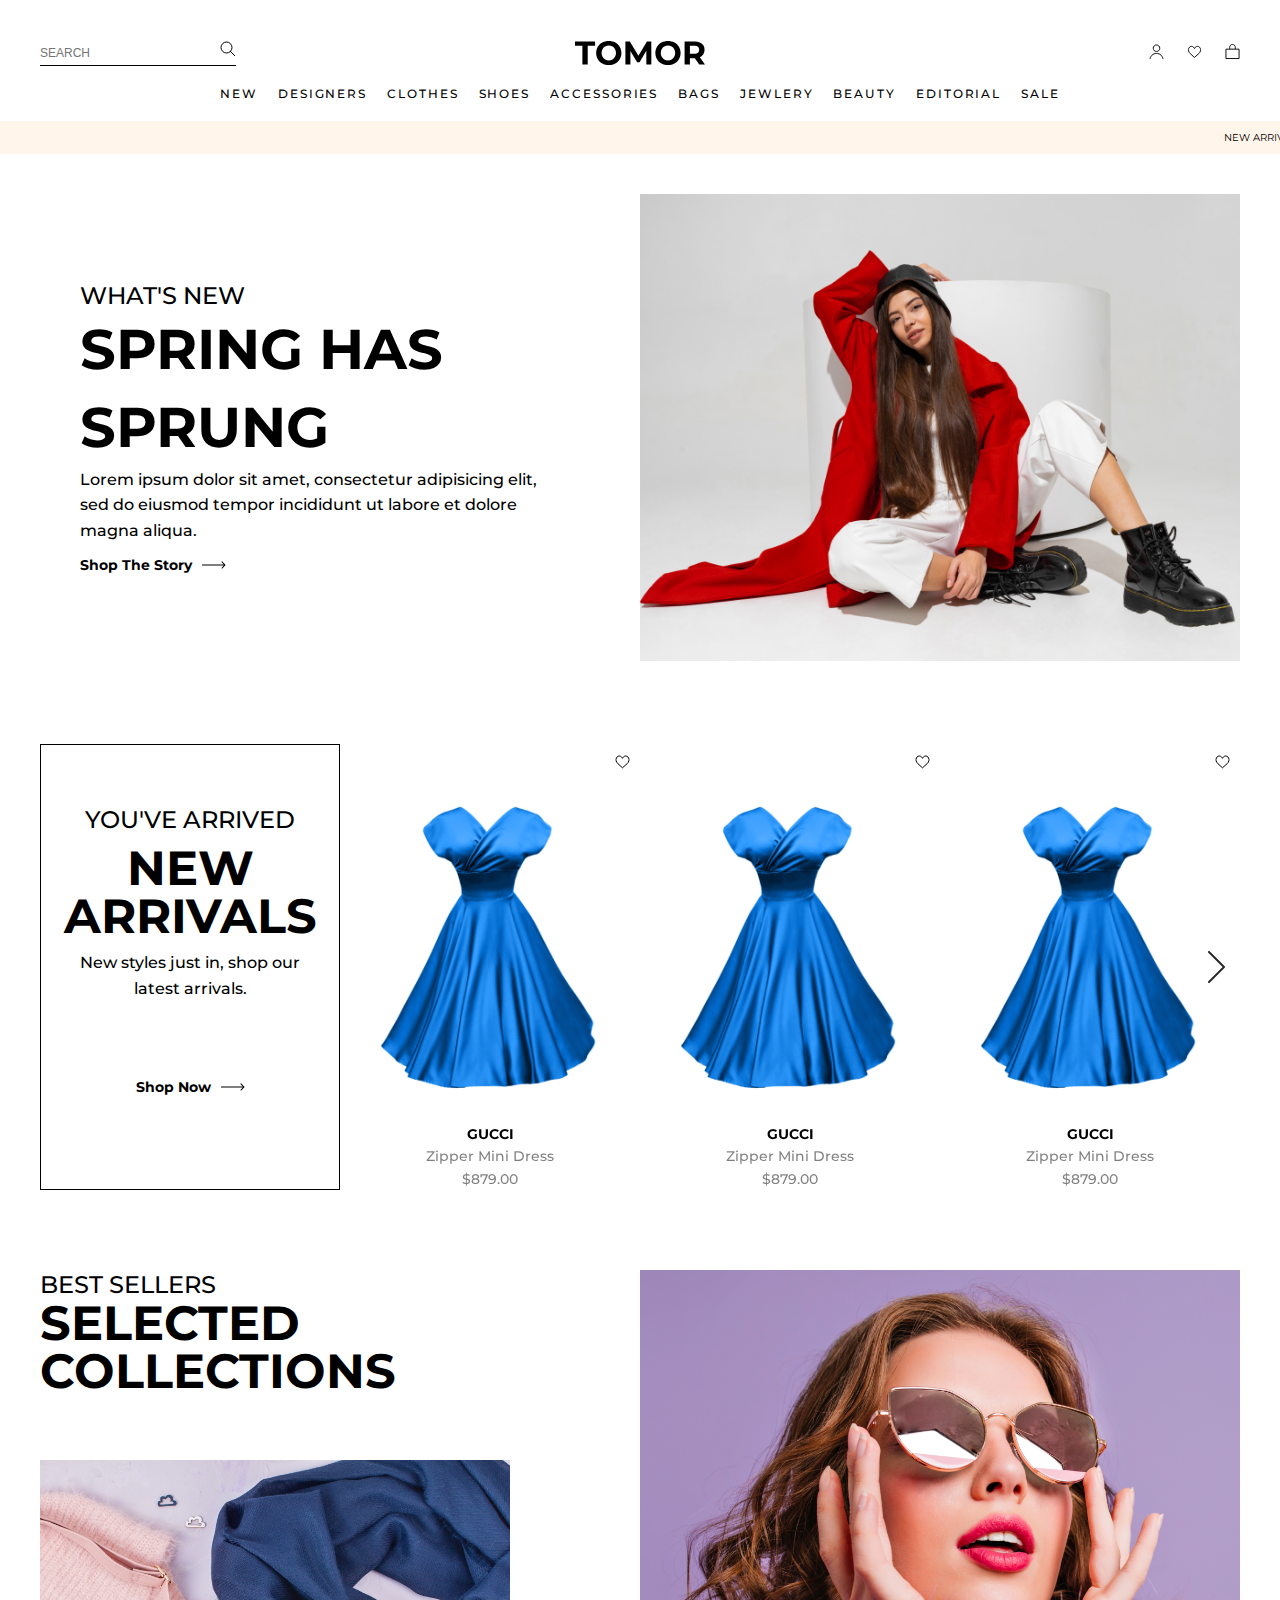
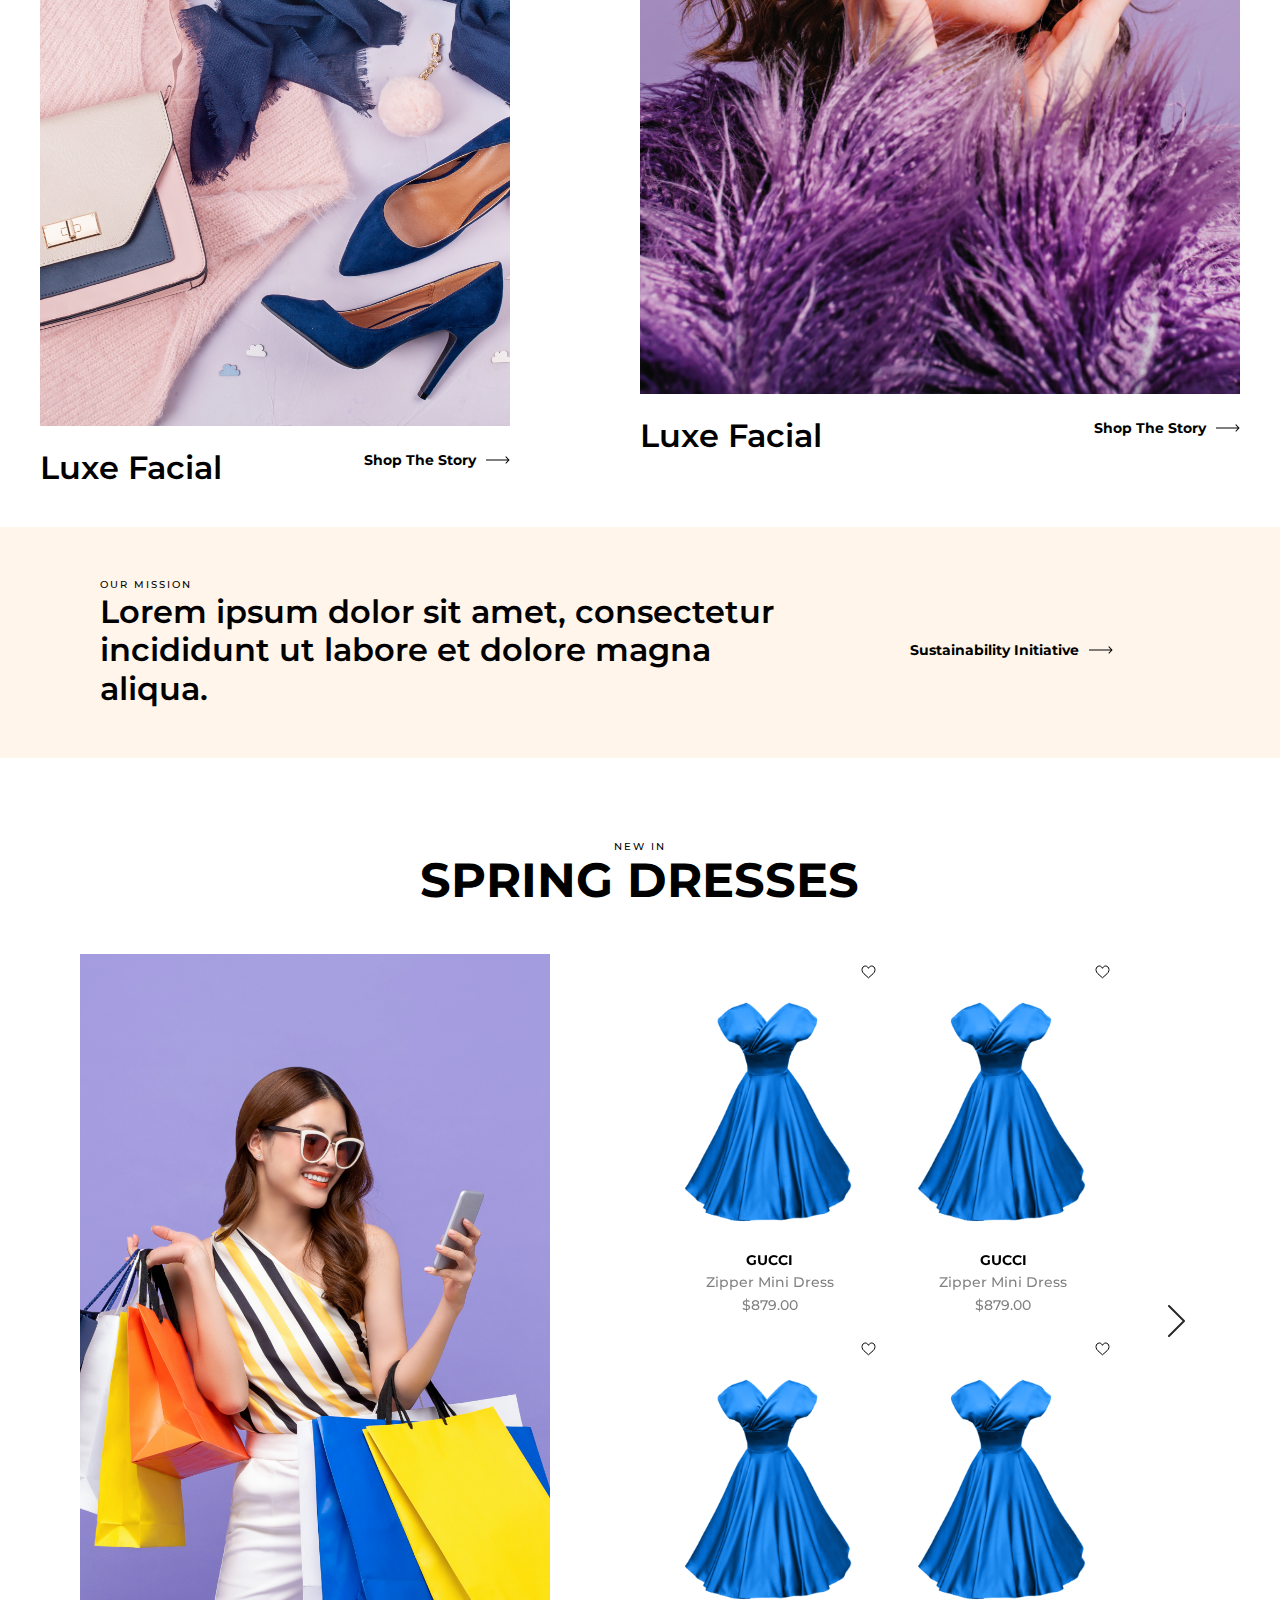
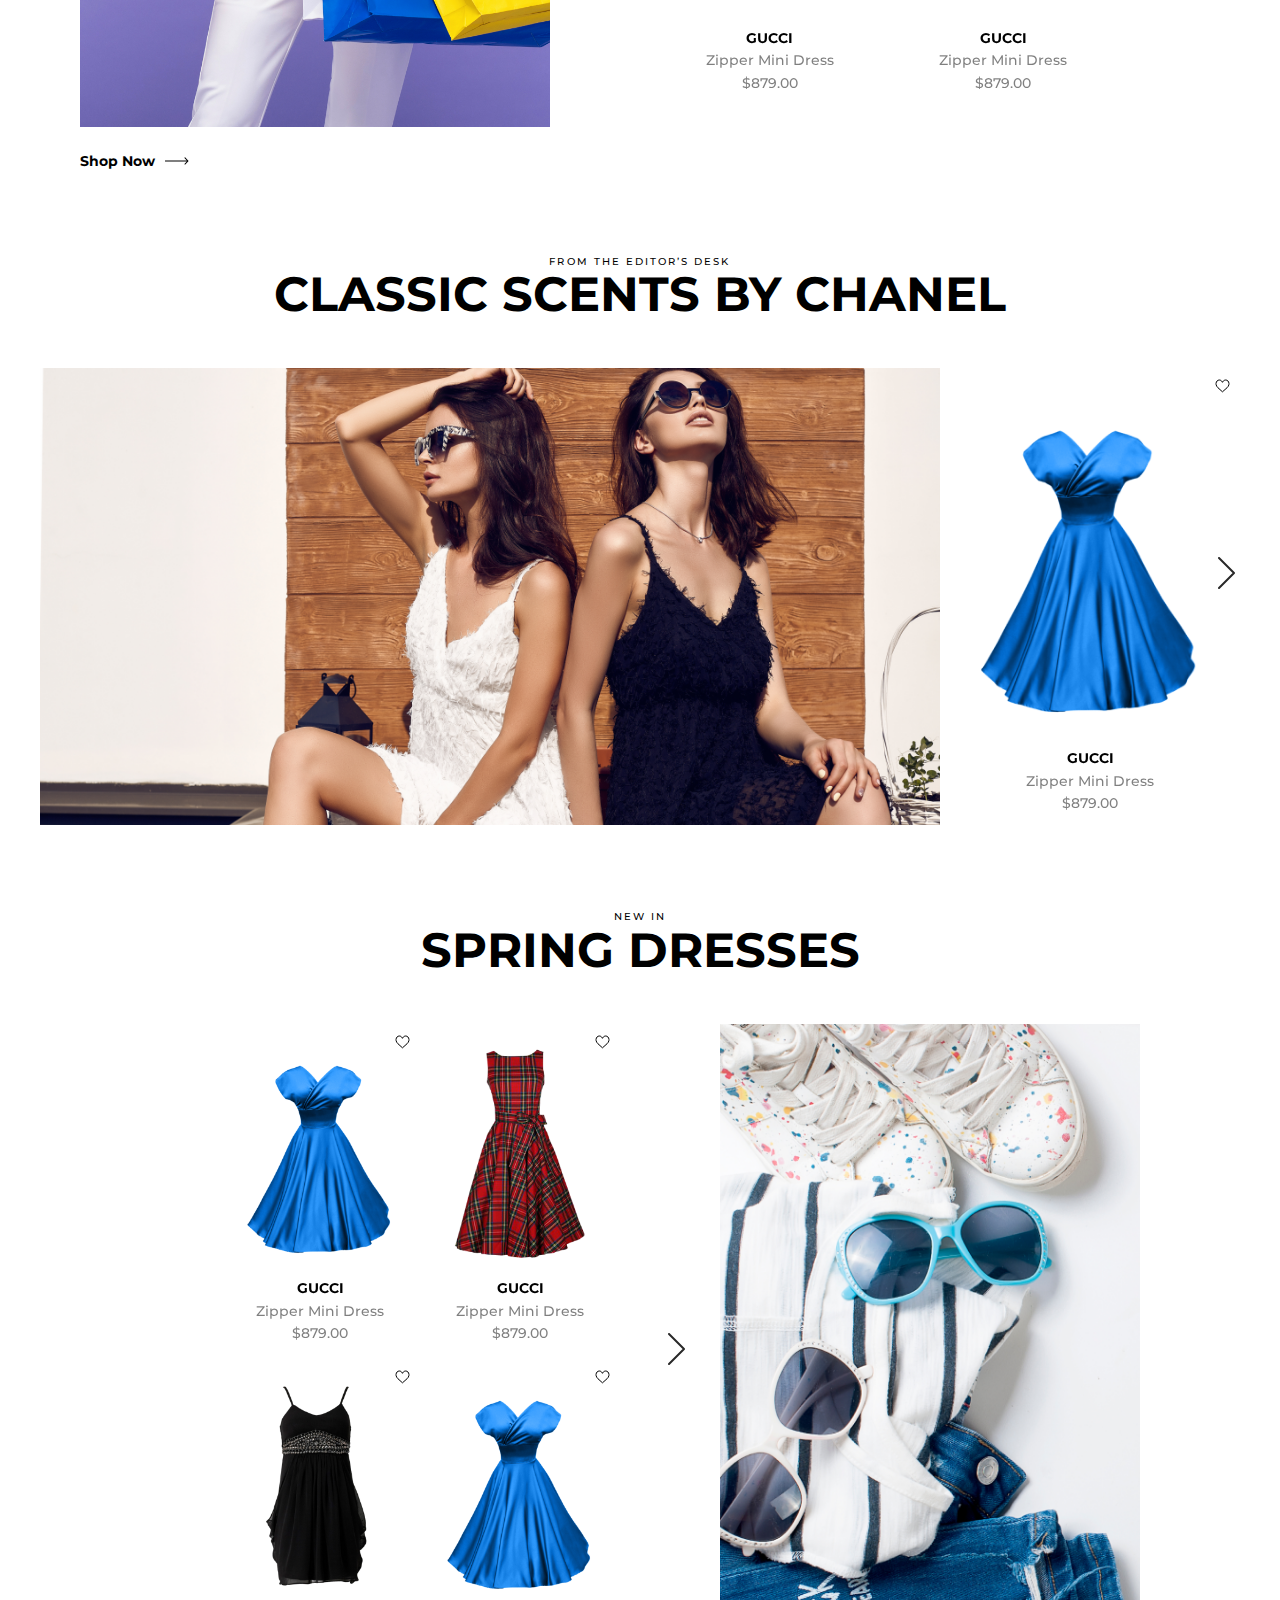
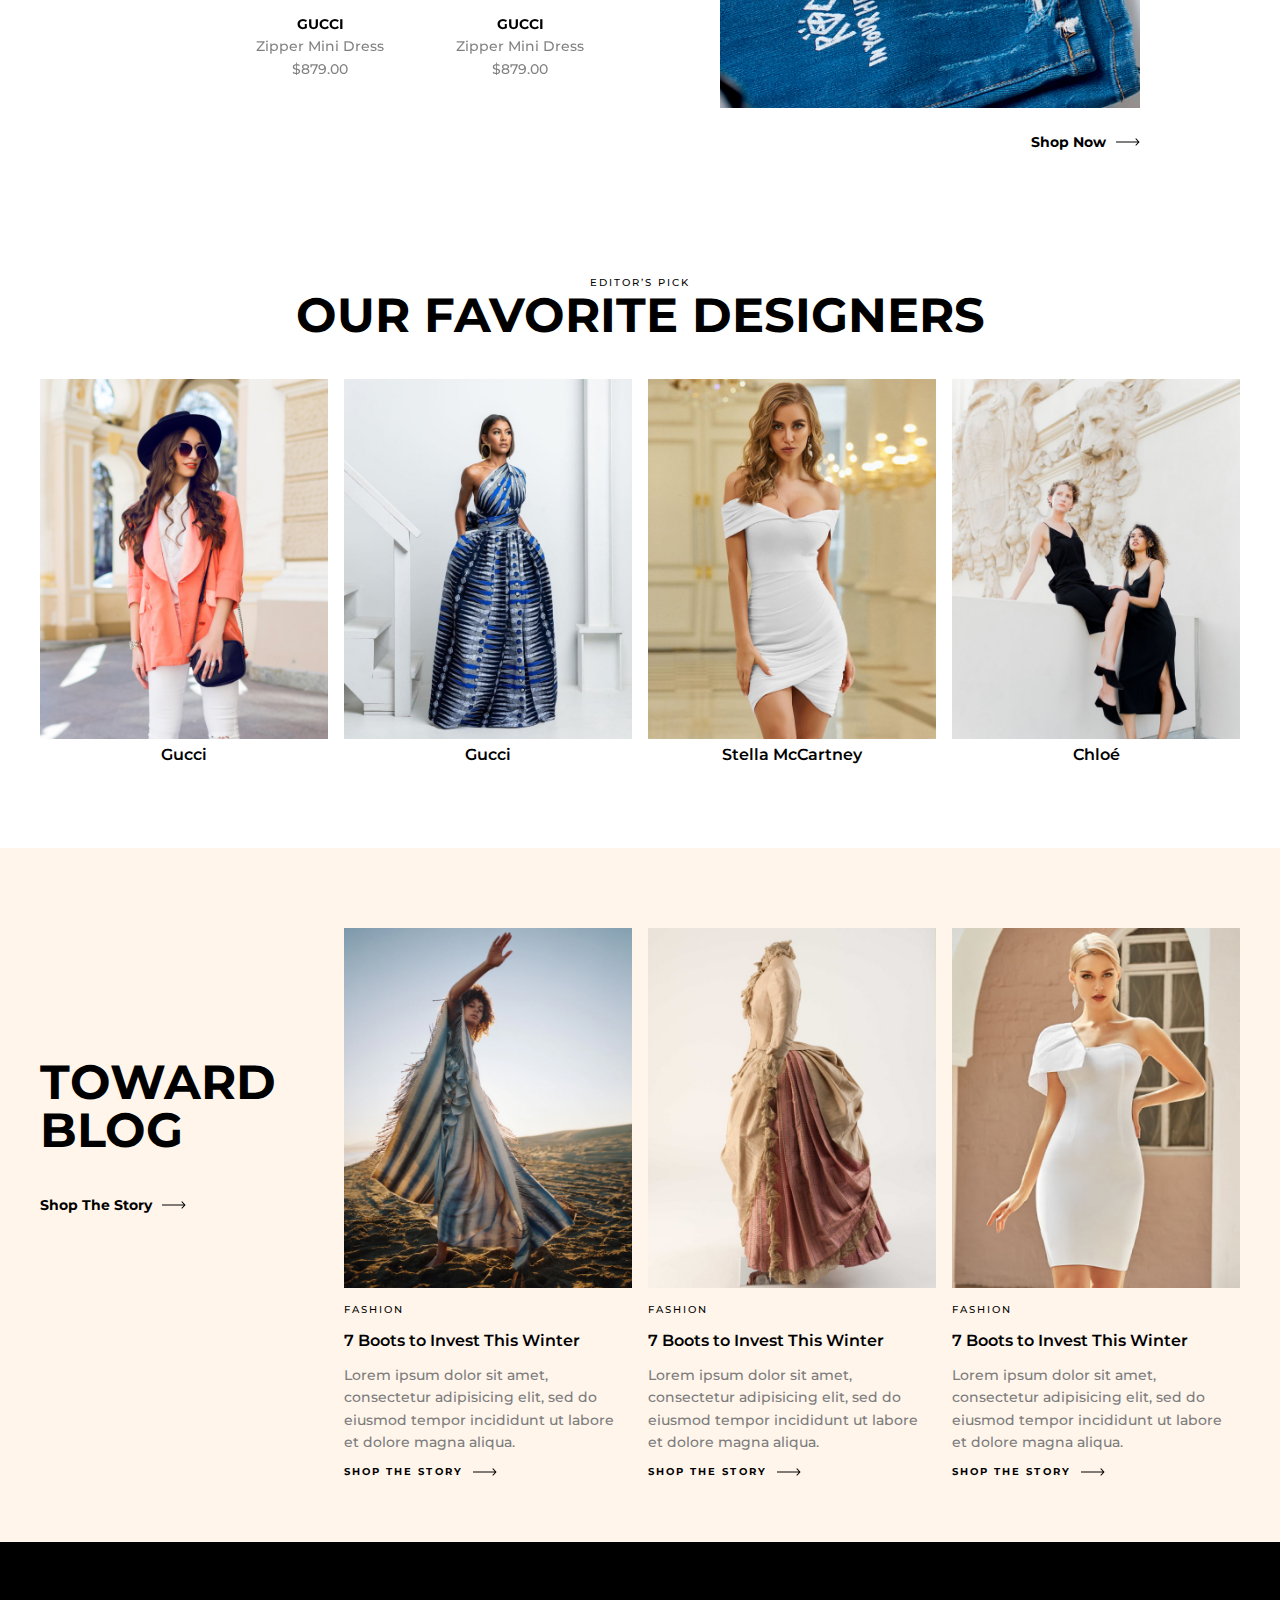
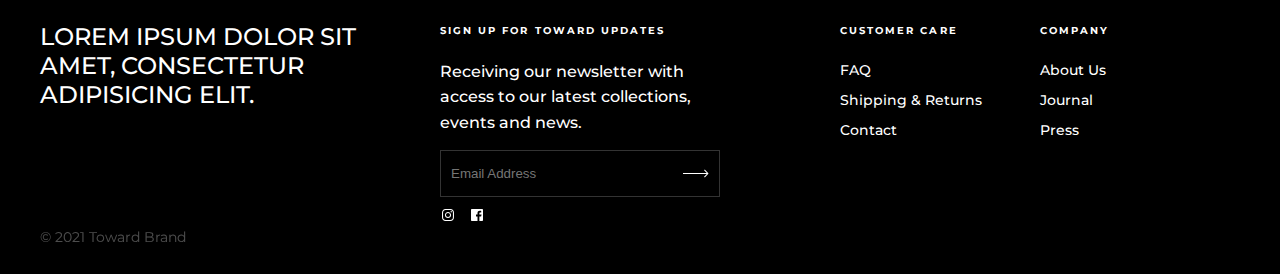
<file: index.html>
<!DOCTYPE html>
<html lang="en">
  <head>
    <meta charset="UTF-8" />
    <meta name="viewport" content="width=device-width, initial-scale=1.0" />
    <link rel="preconnect" href="https://fonts.googleapis.com" />
    <link rel="preconnect" href="https://fonts.gstatic.com" crossorigin />
    <link
      href="https://fonts.googleapis.com/css2?family=Montserrat:wght@300;400;500;600;700&display=swap"
      rel="stylesheet"
    />
    <link
      rel="stylesheet"
      href="https://cdn.jsdelivr.net/npm/swiper@8/swiper-bundle.min.css"
    />

    <script
      src="https://cdn.jsdelivr.net/npm/swiper@8/swiper-bundle.min.js"
      defer
    ></script>
    <link rel="stylesheet" href="css/base/base.css" />
    <link rel="stylesheet" href="css/base/typography.css" />
    <link rel="stylesheet" href="css/base/utils.css" />
    <link rel="stylesheet" href="css/components/header.css" />
    <link rel="stylesheet" href="css/components/footer.css" />
    <link rel="stylesheet" href="css/pages/home.css" />
    <script src="js/product.js" defer></script>
    <script src="js/home.js" defer></script>
    <title>Tumor || Home</title>
  </head>
  <body>
    <div class="container">
      <header class="header">
        <div class="header__one mb--md">
          <div class="header__one-menu--mobile">
            <img
              src="assets/icons/icon-menu.svg"
              alt=""
              class="one-menu__icon"
            />
          </div>
          <div class="header__search">
            <input
              type="text"
              class="header__search-input"
              placeholder="SEARCH"
            />
            <img
              src="assets/icons/icon-search.svg"
              alt=""
              class="header__search-icon"
            />
          </div>
          <img src="assets/tomor.svg" alt="" class="header__logo" />
          <div class="header__icon-group">
            <img
              src="assets/icons/icon-avatar.svg"
              alt=""
              class="header__icon header__icon-mobile"
            />
            <img
              src="assets/icons/icon-like.svg"
              alt=""
              class="header__icon header__icon-mobile"
            />
            <img src="assets/icons/icon-cart.svg" alt="" class="header__icon" />
          </div>
        </div>
        <nav class="header__navigation">
          <div class="navigation__link-container">
            <a href="#" class="navigation__link">New</a>
          </div>
          <div class="navigation__link-container">
            <a href="#" class="navigation__link">Designers</a>
          </div>
          <div class="navigation__link-container">
            <a href="#" class="navigation__link">Clothes</a>
          </div>
          <div class="navigation__link-container">
            <a href="#" class="navigation__link">Shoes</a>
          </div>
          <div class="navigation__link-container">
            <a href="#" class="navigation__link">Accessories</a>
          </div>
          <div class="navigation__link-container">
            <a href="#" class="navigation__link">bags</a>
          </div>
          <div class="navigation__link-container">
            <a href="#" class="navigation__link">jewlery</a>
          </div>
          <div class="navigation__link-container">
            <a href="#" class="navigation__link">beauty</a>
          </div>
          <div class="navigation__link-container">
            <a href="#" class="navigation__link">editorial</a>
          </div>
          <div class="navigation__link-container">
            <a href="#" class="navigation__link">sale</a>
          </div>
        </nav>
      </header>
      <main class="main">
        <div class="marquee">
          <div class="marquee__list">
            <div class="marquee__item">New arrivals</div>
            <div class="marquee__item">Our spring/summer baG collectioin</div>
            <div class="marquee__item">Sustainable fashion</div>
            <div class="marquee__item">Best beauty products</div>
            <div class="marquee__item">Night time skin routine</div>
            <div class="marquee__item">comfort & style</div>
            <div class="marquee__item">Just in high heels</div>
          </div>
        </div>
        <div class="main__banner-1">
          <div class="banner-1__details">
            <h3 class="heading--tertiary">what's new</h3>
            <h1 class="heading--primary">spring has sprung</h1>
            <p class="p--primary banner-1__details-p">
              Lorem ipsum dolor sit amet, consectetur adipisicing elit, sed do
              eiusmod tempor incididunt ut labore et dolore magna aliqua.
            </p>
            <div>
              <div class="cta-container mt--sm">
                <a href="#" class="cta">shop the story </a>
                <img
                  src="assets/icons/icon-arrowR.svg"
                  alt=""
                  class="cta__icon"
                />
              </div>
            </div>
          </div>
          <div class="banner-1__img-container">
            <img src="assets/hero.png" alt="" class="banner-1__img" />
          </div>
        </div>
        <div class="main__product-carousel">
          <div class="product-carousel__details">
            <div>
              <h3 class="heading--tertiary mb--sm">you've arrived</h3>
              <h2 class="heading--secondary mb--sm">new arrivals</h2>
              <p class="p--primary mb--bg">
                New styles just in, shop our latest arrivals.
              </p>
            </div>
            <div>
              <div class="cta-container">
                <a href="#" class="cta">shop now</a>
                <img
                  src="assets/icons/icon-arrowR.svg"
                  alt=""
                  class="cta__icon"
                />
              </div>
            </div>
          </div>
          <div class="product-carousel__container">
            <div class="swiper product-carousel">
              <div class="swiper-wrapper">
                <div class="swiper-slide">
                  <div class="product">
                    <div class="product__like-container">
                      <label class="product__like">
                        <input type="checkbox" class="product__like-checkbox" />
                        <span class="product__like-icon"></span>
                      </label>
                    </div>
                    <div class="product__img-container">
                      <img
                        src="assets/dressBlue.png"
                        alt=""
                        class="product__img"
                      />
                    </div>
                    <div class="product__details">
                      <h4 class="product__details-title p--primary">Gucci</h4>
                      <p class="p--primary product__details-text">
                        Zipper Mini Dress
                      </p>
                      <p
                        class="p--primary product__details-price product__details-text"
                      >
                        $879.00
                      </p>
                    </div>
                  </div>
                </div>
                <div class="swiper-slide">
                  <div class="product">
                    <div class="product__like-container">
                      <label class="product__like">
                        <input type="checkbox" class="product__like-checkbox" />
                        <span class="product__like-icon"></span>
                      </label>
                    </div>
                    <div class="product__img-container">
                      <img
                        src="assets/dressBlue.png"
                        alt=""
                        class="product__img"
                      />
                    </div>
                    <div class="product__details">
                      <h4 class="product__details-title p--primary">Gucci</h4>
                      <p class="p--primary product__details-text">
                        Zipper Mini Dress
                      </p>
                      <p
                        class="p--primary product__details-price product__details-text"
                      >
                        $879.00
                      </p>
                    </div>
                  </div>
                </div>
                <div class="swiper-slide">
                  <div class="product">
                    <div class="product__like-container">
                      <label class="product__like">
                        <input type="checkbox" class="product__like-checkbox" />
                        <span class="product__like-icon"></span>
                      </label>
                    </div>
                    <div class="product__img-container">
                      <img
                        src="assets/dressBlue.png"
                        alt=""
                        class="product__img"
                      />
                    </div>
                    <div class="product__details">
                      <h4 class="product__details-title p--primary">Gucci</h4>
                      <p class="p--primary product__details-text">
                        Zipper Mini Dress
                      </p>
                      <p
                        class="p--primary product__details-price product__details-text"
                      >
                        $879.00
                      </p>
                    </div>
                  </div>
                </div>
                <div class="swiper-slide">
                  <div class="product">
                    <div class="product__like-container">
                      <label class="product__like">
                        <input type="checkbox" class="product__like-checkbox" />
                        <span class="product__like-icon"></span>
                      </label>
                    </div>
                    <div class="product__img-container">
                      <img
                        src="assets/dressBlue.png"
                        alt=""
                        class="product__img"
                      />
                    </div>
                    <div class="product__details">
                      <h4 class="product__details-title p--primary">Gucci</h4>
                      <p class="p--primary product__details-text">
                        Zipper Mini Dress
                      </p>
                      <p
                        class="p--primary product__details-price product__details-text"
                      >
                        $879.00
                      </p>
                    </div>
                  </div>
                </div>
                <div class="swiper-slide">
                  <div class="product">
                    <div class="product__like-container">
                      <label class="product__like">
                        <input type="checkbox" class="product__like-checkbox" />
                        <span class="product__like-icon"></span>
                      </label>
                    </div>
                    <div class="product__img-container">
                      <img
                        src="assets/dressBlue.png"
                        alt=""
                        class="product__img"
                      />
                    </div>
                    <div class="product__details">
                      <h4 class="product__details-title p--primary">Gucci</h4>
                      <p class="p--primary product__details-text">
                        Zipper Mini Dress
                      </p>
                      <p
                        class="p--primary product__details-price product__details-text"
                      >
                        $879.00
                      </p>
                    </div>
                  </div>
                </div>
                <div class="swiper-slide">
                  <div class="product">
                    <div class="product__like-container">
                      <label class="product__like">
                        <input type="checkbox" class="product__like-checkbox" />
                        <span class="product__like-icon"></span>
                      </label>
                    </div>
                    <div class="product__img-container">
                      <img
                        src="assets/dressBlue.png"
                        alt=""
                        class="product__img"
                      />
                    </div>
                    <div class="product__details">
                      <h4 class="product__details-title p--primary">Gucci</h4>
                      <p class="p--primary product__details-text">
                        Zipper Mini Dress
                      </p>
                      <p
                        class="p--primary product__details-price product__details-text"
                      >
                        $879.00
                      </p>
                    </div>
                  </div>
                </div>
              </div>
              <div class="swiper-button-next product-carousel-next">
                <img src="assets/icons/icon-arrowRT.svg" alt="" />
              </div>
              <div class="swiper-button-prev product-carousel-prev">
                <img src="assets/icons/icon-arrowLT.svg" alt="" />
              </div>
            </div>
          </div>
          <div class="product-carousel__container--mobile">
            <div class="swiper product-carousel--mobile">
              <div class="swiper-wrapper">
                <div class="swiper-slide">
                  <div class="product">
                    <div class="product__like-container">
                      <label class="product__like">
                        <input type="checkbox" class="product__like-checkbox" />
                        <span class="product__like-icon"></span>
                      </label>
                    </div>
                    <div class="product__img-container">
                      <img
                        src="assets/dressBlue.png"
                        alt=""
                        class="product__img"
                      />
                    </div>
                    <div class="product__details">
                      <h4 class="product__details-title p--primary">Gucci</h4>
                      <p class="p--primary product__details-text">
                        Zipper Mini Dress
                      </p>
                      <p
                        class="p--primary product__details-price product__details-text"
                      >
                        $879.00
                      </p>
                    </div>
                  </div>
                </div>
                <div class="swiper-slide">
                  <div class="product">
                    <div class="product__like-container">
                      <label class="product__like">
                        <input type="checkbox" class="product__like-checkbox" />
                        <span class="product__like-icon"></span>
                      </label>
                    </div>
                    <div class="product__img-container">
                      <img
                        src="assets/dressBlue.png"
                        alt=""
                        class="product__img"
                      />
                    </div>
                    <div class="product__details">
                      <h4 class="product__details-title p--primary">Gucci</h4>
                      <p class="p--primary product__details-text">
                        Zipper Mini Dress
                      </p>
                      <p
                        class="p--primary product__details-price product__details-text"
                      >
                        $879.00
                      </p>
                    </div>
                  </div>
                </div>
                <div class="swiper-slide">
                  <div class="product">
                    <div class="product__like-container">
                      <label class="product__like">
                        <input type="checkbox" class="product__like-checkbox" />
                        <span class="product__like-icon"></span>
                      </label>
                    </div>
                    <div class="product__img-container">
                      <img
                        src="assets/dressBlue.png"
                        alt=""
                        class="product__img"
                      />
                    </div>
                    <div class="product__details">
                      <h4 class="product__details-title p--primary">Gucci</h4>
                      <p class="p--primary product__details-text">
                        Zipper Mini Dress
                      </p>
                      <p
                        class="p--primary product__details-price product__details-text"
                      >
                        $879.00
                      </p>
                    </div>
                  </div>
                </div>
                <div class="swiper-slide">
                  <div class="product">
                    <div class="product__like-container">
                      <label class="product__like">
                        <input type="checkbox" class="product__like-checkbox" />
                        <span class="product__like-icon"></span>
                      </label>
                    </div>
                    <div class="product__img-container">
                      <img
                        src="assets/dressBlue.png"
                        alt=""
                        class="product__img"
                      />
                    </div>
                    <div class="product__details">
                      <h4 class="product__details-title p--primary">Gucci</h4>
                      <p class="p--primary product__details-text">
                        Zipper Mini Dress
                      </p>
                      <p
                        class="p--primary product__details-price product__details-text"
                      >
                        $879.00
                      </p>
                    </div>
                  </div>
                </div>
                <div class="swiper-slide">
                  <div class="product">
                    <div class="product__like-container">
                      <label class="product__like">
                        <input type="checkbox" class="product__like-checkbox" />
                        <span class="product__like-icon"></span>
                      </label>
                    </div>
                    <div class="product__img-container">
                      <img
                        src="assets/dressBlue.png"
                        alt=""
                        class="product__img"
                      />
                    </div>
                    <div class="product__details">
                      <h4 class="product__details-title p--primary">Gucci</h4>
                      <p class="p--primary product__details-text">
                        Zipper Mini Dress
                      </p>
                      <p
                        class="p--primary product__details-price product__details-text"
                      >
                        $879.00
                      </p>
                    </div>
                  </div>
                </div>
                <div class="swiper-slide">
                  <div class="product">
                    <div class="product__like-container">
                      <label class="product__like">
                        <input type="checkbox" class="product__like-checkbox" />
                        <span class="product__like-icon"></span>
                      </label>
                    </div>
                    <div class="product__img-container">
                      <img
                        src="assets/dressBlue.png"
                        alt=""
                        class="product__img"
                      />
                    </div>
                    <div class="product__details">
                      <h4 class="product__details-title p--primary">Gucci</h4>
                      <p class="p--primary product__details-text">
                        Zipper Mini Dress
                      </p>
                      <p
                        class="p--primary product__details-price product__details-text"
                      >
                        $879.00
                      </p>
                    </div>
                  </div>
                </div>
              </div>
              <div class="swiper-button-next product-carousel-next">
                <img src="assets/icons/icon-arrowRT.svg" alt="" />
              </div>
              <div class="swiper-button-prev product-carousel-prev">
                <img src="assets/icons/icon-arrowLT.svg" alt="" />
              </div>
            </div>
          </div>
        </div>
        <div class="main__banner-2">
          <div class="banner-2__left">
            <h3 class="heading--tertiary">best sellers</h3>
            <h2 class="heading--secondary banner-2__left-title">
              selected collections
            </h2>
            <img
              src="assets/woman-clothing.png"
              alt=""
              class="banner-2__left-img mb--md"
            />
            <div class="banner-2__left-footer">
              <h4 class="heading--quaternary">Luxe Facial</h4>
              <div>
                <div>
                  <div class="cta-container">
                    <a href="#" class="cta">shop the story </a>
                    <img
                      src="assets/icons/icon-arrowR.svg"
                      alt=""
                      class="cta__icon"
                    />
                  </div>
                </div>
              </div>
            </div>
          </div>
          <div class="banner-2__right">
            <img
              src="assets/close-up-photo.png"
              alt=""
              class="banner-2__right-img mb--md"
            />
            <div class="banner-2__left-footer">
              <h4 class="heading--quaternary">Luxe Facial</h4>
              <div>
                <div class="cta-container">
                  <a href="#" class="cta">shop the story </a>
                  <img
                    src="assets/icons/icon-arrowR.svg"
                    alt=""
                    class="cta__icon"
                  />
                </div>
              </div>
            </div>
          </div>
        </div>
        <div class="main__cta-container">
          <p class="p--primary main__cta-p">our mission</p>
          <h4 class="heading--quaternary main__cta-heading">
            Lorem ipsum dolor sit amet, consectetur incididunt ut labore et
            dolore magna aliqua.
          </h4>
          <div class="main__cta-btn">
            <div class="cta-container">
              <a href="#" class="cta">Sustainability Initiative </a>
              <img
                src="assets/icons/icon-arrowR.svg"
                alt=""
                class="cta__icon"
              />
            </div>
          </div>
        </div>
        <div class="main__carousel-banner">
          <div class="carousel-banner__header">
            <p class="p--secondary">new in</p>
            <h2 class="heading--secondary">Spring dresses</h2>
          </div>
          <div class="carousel-banner__img-container carousel-banner--left">
            <picture>
              <source
                media="(max-width:900px)"
                srcset="assets/mobile/beautiful-asian-woman-phone1.png"
              />
              <img
                src="assets/beautiful-asian-woman.png"
                alt="Flowers"
                class="carousel-banner__img"
              />
            </picture>

            <div>
              <div class="cta-container carousel-banner__cta-btn">
                <a href="#" class="cta">shop now</a>
                <img
                  src="assets/icons/icon-arrowR.svg"
                  alt=""
                  class="cta__icon"
                />
              </div>
            </div>
          </div>
          <div class="carousel-banner__carousel carousel-banner--right">
            <div class="swiper carousel-four">
              <div class="swiper-wrapper">
                <div class="swiper-slide">
                  <div class="carousel-four__item">
                    <div class="product">
                      <div class="product__like-container">
                        <label class="product__like">
                          <input
                            type="checkbox"
                            class="product__like-checkbox"
                          />
                          <span class="product__like-icon"></span>
                        </label>
                      </div>
                      <div class="product__img-container">
                        <img
                          src="assets/dressBlue.png"
                          alt=""
                          class="product__img"
                        />
                      </div>
                      <div class="product__details">
                        <h4 class="product__details-title p--primary">Gucci</h4>
                        <p class="p--primary product__details-text">
                          Zipper Mini Dress
                        </p>
                        <p
                          class="p--primary product__details-price product__details-text"
                        >
                          $879.00
                        </p>
                      </div>
                    </div>
                    <div class="product">
                      <div class="product__like-container">
                        <label class="product__like">
                          <input
                            type="checkbox"
                            class="product__like-checkbox"
                          />
                          <span class="product__like-icon"></span>
                        </label>
                      </div>
                      <div class="product__img-container">
                        <img
                          src="assets/dressBlue.png"
                          alt=""
                          class="product__img"
                        />
                      </div>
                      <div class="product__details">
                        <h4 class="product__details-title p--primary">Gucci</h4>
                        <p class="p--primary product__details-text">
                          Zipper Mini Dress
                        </p>
                        <p
                          class="p--primary product__details-price product__details-text"
                        >
                          $879.00
                        </p>
                      </div>
                    </div>
                    <div class="product">
                      <div class="product__like-container">
                        <label class="product__like">
                          <input
                            type="checkbox"
                            class="product__like-checkbox"
                          />
                          <span class="product__like-icon"></span>
                        </label>
                      </div>
                      <div class="product__img-container">
                        <img
                          src="assets/dressBlue.png"
                          alt=""
                          class="product__img"
                        />
                      </div>
                      <div class="product__details">
                        <h4 class="product__details-title p--primary">Gucci</h4>
                        <p class="p--primary product__details-text">
                          Zipper Mini Dress
                        </p>
                        <p
                          class="p--primary product__details-price product__details-text"
                        >
                          $879.00
                        </p>
                      </div>
                    </div>
                    <div class="product">
                      <div class="product__like-container">
                        <label class="product__like">
                          <input
                            type="checkbox"
                            class="product__like-checkbox"
                          />
                          <span class="product__like-icon"></span>
                        </label>
                      </div>
                      <div class="product__img-container">
                        <img
                          src="assets/dressBlue.png"
                          alt=""
                          class="product__img"
                        />
                      </div>
                      <div class="product__details">
                        <h4 class="product__details-title p--primary">Gucci</h4>
                        <p class="p--primary product__details-text">
                          Zipper Mini Dress
                        </p>
                        <p
                          class="p--primary product__details-price product__details-text"
                        >
                          $879.00
                        </p>
                      </div>
                    </div>
                  </div>
                </div>
                <div class="swiper-slide">
                  <div class="carousel-four__item">
                    <div class="product">
                      <div class="product__like-container">
                        <label class="product__like">
                          <input
                            type="checkbox"
                            class="product__like-checkbox"
                          />
                          <span class="product__like-icon"></span>
                        </label>
                      </div>
                      <div class="product__img-container">
                        <img
                          src="assets/dressBlue.png"
                          alt=""
                          class="product__img"
                        />
                      </div>
                      <div class="product__details">
                        <h4 class="product__details-title p--primary">Gucci</h4>
                        <p class="p--primary product__details-text">
                          Zipper Mini Dress
                        </p>
                        <p
                          class="p--primary product__details-price product__details-text"
                        >
                          $879.00
                        </p>
                      </div>
                    </div>
                    <div class="product">
                      <div class="product__like-container">
                        <label class="product__like">
                          <input
                            type="checkbox"
                            class="product__like-checkbox"
                          />
                          <span class="product__like-icon"></span>
                        </label>
                      </div>
                      <div class="product__img-container">
                        <img
                          src="assets/dressBlue.png"
                          alt=""
                          class="product__img"
                        />
                      </div>
                      <div class="product__details">
                        <h4 class="product__details-title p--primary">Gucci</h4>
                        <p class="p--primary product__details-text">
                          Zipper Mini Dress
                        </p>
                        <p
                          class="p--primary product__details-price product__details-text"
                        >
                          $879.00
                        </p>
                      </div>
                    </div>
                    <div class="product">
                      <div class="product__like-container">
                        <label class="product__like">
                          <input
                            type="checkbox"
                            class="product__like-checkbox"
                          />
                          <span class="product__like-icon"></span>
                        </label>
                      </div>
                      <div class="product__img-container">
                        <img
                          src="assets/dressBlue.png"
                          alt=""
                          class="product__img"
                        />
                      </div>
                      <div class="product__details">
                        <h4 class="product__details-title p--primary">Gucci</h4>
                        <p class="p--primary product__details-text">
                          Zipper Mini Dress
                        </p>
                        <p
                          class="p--primary product__details-price product__details-text"
                        >
                          $879.00
                        </p>
                      </div>
                    </div>
                    <div class="product">
                      <div class="product__like-container">
                        <label class="product__like">
                          <input
                            type="checkbox"
                            class="product__like-checkbox"
                          />
                          <span class="product__like-icon"></span>
                        </label>
                      </div>
                      <div class="product__img-container">
                        <img
                          src="assets/dressBlue.png"
                          alt=""
                          class="product__img"
                        />
                      </div>
                      <div class="product__details">
                        <h4 class="product__details-title p--primary">Gucci</h4>
                        <p class="p--primary product__details-text">
                          Zipper Mini Dress
                        </p>
                        <p
                          class="p--primary product__details-price product__details-text"
                        >
                          $879.00
                        </p>
                      </div>
                    </div>
                  </div>
                </div>
                <div class="swiper-slide">
                  <div class="carousel-four__item">
                    <div class="product">
                      <div class="product__like-container">
                        <label class="product__like">
                          <input
                            type="checkbox"
                            class="product__like-checkbox"
                          />
                          <span class="product__like-icon"></span>
                        </label>
                      </div>
                      <div class="product__img-container">
                        <img
                          src="assets/dressBlue.png"
                          alt=""
                          class="product__img"
                        />
                      </div>
                      <div class="product__details">
                        <h4 class="product__details-title p--primary">Gucci</h4>
                        <p class="p--primary product__details-text">
                          Zipper Mini Dress
                        </p>
                        <p
                          class="p--primary product__details-price product__details-text"
                        >
                          $879.00
                        </p>
                      </div>
                    </div>
                    <div class="product">
                      <div class="product__like-container">
                        <label class="product__like">
                          <input
                            type="checkbox"
                            class="product__like-checkbox"
                          />
                          <span class="product__like-icon"></span>
                        </label>
                      </div>
                      <div class="product__img-container">
                        <img
                          src="assets/dressBlue.png"
                          alt=""
                          class="product__img"
                        />
                      </div>
                      <div class="product__details">
                        <h4 class="product__details-title p--primary">Gucci</h4>
                        <p class="p--primary product__details-text">
                          Zipper Mini Dress
                        </p>
                        <p
                          class="p--primary product__details-price product__details-text"
                        >
                          $879.00
                        </p>
                      </div>
                    </div>
                    <div class="product">
                      <div class="product__like-container">
                        <label class="product__like">
                          <input
                            type="checkbox"
                            class="product__like-checkbox"
                          />
                          <span class="product__like-icon"></span>
                        </label>
                      </div>
                      <div class="product__img-container">
                        <img
                          src="assets/dressBlue.png"
                          alt=""
                          class="product__img"
                        />
                      </div>
                      <div class="product__details">
                        <h4 class="product__details-title p--primary">Gucci</h4>
                        <p class="p--primary product__details-text">
                          Zipper Mini Dress
                        </p>
                        <p
                          class="p--primary product__details-price product__details-text"
                        >
                          $879.00
                        </p>
                      </div>
                    </div>
                    <div class="product">
                      <div class="product__like-container">
                        <label class="product__like">
                          <input
                            type="checkbox"
                            class="product__like-checkbox"
                          />
                          <span class="product__like-icon"></span>
                        </label>
                      </div>
                      <div class="product__img-container">
                        <img
                          src="assets/dressBlue.png"
                          alt=""
                          class="product__img"
                        />
                      </div>
                      <div class="product__details">
                        <h4 class="product__details-title p--primary">Gucci</h4>
                        <p class="p--primary product__details-text">
                          Zipper Mini Dress
                        </p>
                        <p
                          class="p--primary product__details-price product__details-text"
                        >
                          $879.00
                        </p>
                      </div>
                    </div>
                  </div>
                </div>
              </div>
              <div class="swiper-button-next carousel-four__next">
                <img src="assets/icons/icon-arrowRT.svg" alt="" />
              </div>
              <div class="swiper-button-prev carousel-four__prev">
                <img src="assets/icons/icon-arrowLT.svg" alt="" />
              </div>
            </div>
          </div>
          <div class="carousel-banner__carousel--mobile">
            <div class="swiper carousel-four--mobile">
              <div class="swiper-wrapper">
                <div class="swiper-slide">
                  <div class="product">
                    <div class="product__like-container">
                      <label class="product__like">
                        <input type="checkbox" class="product__like-checkbox" />
                        <span class="product__like-icon"></span>
                      </label>
                    </div>
                    <div class="product__img-container">
                      <img
                        src="assets/dressBlue.png"
                        alt=""
                        class="product__img"
                      />
                    </div>
                    <div class="product__details">
                      <h4 class="product__details-title p--primary">Gucci</h4>
                      <p class="p--primary product__details-text">
                        Zipper Mini Dress
                      </p>
                      <p
                        class="p--primary product__details-price product__details-text"
                      >
                        $879.00
                      </p>
                    </div>
                  </div>
                </div>
                <div class="swiper-slide">
                  <div class="product">
                    <div class="product__like-container">
                      <label class="product__like">
                        <input type="checkbox" class="product__like-checkbox" />
                        <span class="product__like-icon"></span>
                      </label>
                    </div>
                    <div class="product__img-container">
                      <img
                        src="assets/dressBlue.png"
                        alt=""
                        class="product__img"
                      />
                    </div>
                    <div class="product__details">
                      <h4 class="product__details-title p--primary">Gucci</h4>
                      <p class="p--primary product__details-text">
                        Zipper Mini Dress
                      </p>
                      <p
                        class="p--primary product__details-price product__details-text"
                      >
                        $879.00
                      </p>
                    </div>
                  </div>
                </div>
                <div class="swiper-slide">
                  <div class="product">
                    <div class="product__like-container">
                      <label class="product__like">
                        <input type="checkbox" class="product__like-checkbox" />
                        <span class="product__like-icon"></span>
                      </label>
                    </div>
                    <div class="product__img-container">
                      <img
                        src="assets/dressBlue.png"
                        alt=""
                        class="product__img"
                      />
                    </div>
                    <div class="product__details">
                      <h4 class="product__details-title p--primary">Gucci</h4>
                      <p class="p--primary product__details-text">
                        Zipper Mini Dress
                      </p>
                      <p
                        class="p--primary product__details-price product__details-text"
                      >
                        $879.00
                      </p>
                    </div>
                  </div>
                </div>
                <div class="swiper-slide">
                  <div class="product">
                    <div class="product__like-container">
                      <label class="product__like">
                        <input type="checkbox" class="product__like-checkbox" />
                        <span class="product__like-icon"></span>
                      </label>
                    </div>
                    <div class="product__img-container">
                      <img
                        src="assets/dressBlue.png"
                        alt=""
                        class="product__img"
                      />
                    </div>
                    <div class="product__details">
                      <h4 class="product__details-title p--primary">Gucci</h4>
                      <p class="p--primary product__details-text">
                        Zipper Mini Dress
                      </p>
                      <p
                        class="p--primary product__details-price product__details-text"
                      >
                        $879.00
                      </p>
                    </div>
                  </div>
                </div>
              </div>
              <div class="swiper-button-next carousel-four-mobile__next">
                <img src="assets/icons/icon-arrowRT.svg" alt="" />
              </div>
              <div class="swiper-button-prev carousel-four-mobile__prev">
                <img src="assets/icons/icon-arrowLT.svg" alt="" />
              </div>
            </div>
          </div>
        </div>
        <div class="main__img-product-carousel">
          <div class="img-product-carousel__header">
            <p class="p--secondary">FROM THE EDITOR’S DESK</p>
            <h2 class="heading--secondary img-product-carousel__title">
              Classic Scents by Chanel
            </h2>
          </div>
          <div class="swiper img-product-carousel">
            <div class="swiper-wrapper">
              <div class="swiper-slide img-product-carousel__item">
                <div class="img-product-carousel__img-container">
                  <picture>
                    <source
                      media="(max-width:900px)"
                      srcset="assets/mobile/gorgeous-bright-couple.png"
                    />
                    <img
                      src="assets/gorgeous-bright-couple.png"
                      alt=""
                      class="img-product-carousel__img"
                    />
                  </picture>
                </div>
                <div class="img-product-carousel__product product">
                  <div class="product">
                    <div class="product__like-container">
                      <label class="product__like">
                        <input type="checkbox" class="product__like-checkbox" />
                        <span class="product__like-icon"></span>
                      </label>
                    </div>
                    <div class="product__img-container">
                      <img
                        src="assets/dressBlue.png"
                        alt=""
                        class="product__img"
                      />
                    </div>
                    <div class="product__details">
                      <h4 class="product__details-title p--primary">Gucci</h4>
                      <p class="p--primary product__details-text">
                        Zipper Mini Dress
                      </p>
                      <p
                        class="p--primary product__details-price product__details-text"
                      >
                        $879.00
                      </p>
                    </div>
                  </div>
                </div>
              </div>
              <div class="swiper-slide img-product-carousel__item">
                <div class="img-product-carousel__img-container">
                  <picture>
                    <source
                      media="(max-width:900px)"
                      srcset="assets/mobile/gorgeous-bright-couple.png"
                    />
                    <img
                      src="assets/gorgeous-bright-couple.png"
                      alt=""
                      class="img-product-carousel__img"
                    />
                  </picture>
                </div>
                <div class="img-product-carousel__product product">
                  <div class="product">
                    <div class="product__like-container">
                      <label class="product__like">
                        <input type="checkbox" class="product__like-checkbox" />
                        <span class="product__like-icon"></span>
                      </label>
                    </div>
                    <div class="product__img-container">
                      <img
                        src="assets/dressBlue.png"
                        alt=""
                        class="product__img"
                      />
                    </div>
                    <div class="product__details">
                      <h4 class="product__details-title p--primary">Gucci</h4>
                      <p class="p--primary product__details-text">
                        Zipper Mini Dress
                      </p>
                      <p
                        class="p--primary product__details-price product__details-text"
                      >
                        $879.00
                      </p>
                    </div>
                  </div>
                </div>
              </div>
              <div class="swiper-slide img-product-carousel__item">
                <div class="img-product-carousel__img-container">
                  <picture>
                    <source
                      media="(max-width:900px)"
                      srcset="assets/mobile/gorgeous-bright-couple.png"
                    />
                    <img
                      src="assets/gorgeous-bright-couple.png"
                      alt=""
                      class="img-product-carousel__img"
                    />
                  </picture>
                </div>
                <div class="img-product-carousel__product product">
                  <div class="product">
                    <div class="product__like-container">
                      <label class="product__like">
                        <input type="checkbox" class="product__like-checkbox" />
                        <span class="product__like-icon"></span>
                      </label>
                    </div>
                    <div class="product__img-container">
                      <img
                        src="assets/dressBlue.png"
                        alt=""
                        class="product__img"
                      />
                    </div>
                    <div class="product__details">
                      <h4 class="product__details-title p--primary">Gucci</h4>
                      <p class="p--primary product__details-text">
                        Zipper Mini Dress
                      </p>
                      <p
                        class="p--primary product__details-price product__details-text"
                      >
                        $879.00
                      </p>
                    </div>
                  </div>
                </div>
              </div>
            </div>
            <div class="swiper-button-next img-product-carousel__next">
              <img src="assets/icons/icon-arrowRT.svg" alt="" />
            </div>
            <div class="swiper-button-prev img-product-carousel__prev">
              <img src="assets/icons/icon-arrowLT.svg" alt="" />
            </div>
          </div>
        </div>
        <div class="main__carousel-banner--left">
          <div class="carousel-banner__header">
            <p class="p--secondary">new in</p>
            <h2 class="heading--secondary">Spring dresses</h2>
          </div>
          <div
            class="carousel-banner__img-container carousel-banner--right carousel-banner__img-container--right"
          >
            <picture>
              <source
                media="(max-width:900px)"
                srcset="assets/mobile/feminine-clothe-style1.png"
              />
              <img
                src="assets/feminine-clothe-style.png"
                alt="Flowers"
                class="carousel-banner__img"
              />
            </picture>
            <div>
              <div class="cta-container carousel-banner__cta-btn">
                <a href="#" class="cta">shop now</a>
                <img
                  src="assets/icons/icon-arrowR.svg"
                  alt=""
                  class="cta__icon"
                />
              </div>
            </div>
          </div>
          <div class="carousel-banner__carousel carousel-banner--left">
            <div class="swiper carousel-four">
              <div class="swiper-wrapper">
                <div class="swiper-slide">
                  <div class="carousel-four__item">
                    <div class="product">
                      <div class="product__like-container">
                        <label class="product__like">
                          <input
                            type="checkbox"
                            class="product__like-checkbox"
                          />
                          <span class="product__like-icon"></span>
                        </label>
                      </div>
                      <div class="product__img-container">
                        <img
                          src="assets/dressBlue.png"
                          alt=""
                          class="product__img"
                        />
                      </div>
                      <div class="product__details">
                        <h4 class="product__details-title p--primary">Gucci</h4>
                        <p class="p--primary product__details-text">
                          Zipper Mini Dress
                        </p>
                        <p
                          class="p--primary product__details-price product__details-text"
                        >
                          $879.00
                        </p>
                      </div>
                    </div>
                    <div class="product">
                      <div class="product__like-container">
                        <label class="product__like">
                          <input
                            type="checkbox"
                            class="product__like-checkbox"
                          />
                          <span class="product__like-icon"></span>
                        </label>
                      </div>
                      <div class="product__img-container">
                        <img
                          src="assets/dressRed.png"
                          alt=""
                          class="product__img"
                        />
                      </div>
                      <div class="product__details">
                        <h4 class="product__details-title p--primary">Gucci</h4>
                        <p class="p--primary product__details-text">
                          Zipper Mini Dress
                        </p>
                        <p
                          class="p--primary product__details-price product__details-text"
                        >
                          $879.00
                        </p>
                      </div>
                    </div>
                    <div class="product">
                      <div class="product__like-container">
                        <label class="product__like">
                          <input
                            type="checkbox"
                            class="product__like-checkbox"
                          />
                          <span class="product__like-icon"></span>
                        </label>
                      </div>
                      <div class="product__img-container">
                        <img
                          src="assets/dressBlack.png"
                          alt=""
                          class="product__img"
                        />
                      </div>
                      <div class="product__details">
                        <h4 class="product__details-title p--primary">Gucci</h4>
                        <p class="p--primary product__details-text">
                          Zipper Mini Dress
                        </p>
                        <p
                          class="p--primary product__details-price product__details-text"
                        >
                          $879.00
                        </p>
                      </div>
                    </div>
                    <div class="product">
                      <div class="product__like-container">
                        <label class="product__like">
                          <input
                            type="checkbox"
                            class="product__like-checkbox"
                          />
                          <span class="product__like-icon"></span>
                        </label>
                      </div>
                      <div class="product__img-container">
                        <img
                          src="assets/dressBlue.png"
                          alt=""
                          class="product__img"
                        />
                      </div>
                      <div class="product__details">
                        <h4 class="product__details-title p--primary">Gucci</h4>
                        <p class="p--primary product__details-text">
                          Zipper Mini Dress
                        </p>
                        <p
                          class="p--primary product__details-price product__details-text"
                        >
                          $879.00
                        </p>
                      </div>
                    </div>
                  </div>
                </div>
                <div class="swiper-slide">
                  <div class="carousel-four__item">
                    <div class="product">
                      <div class="product__like-container">
                        <label class="product__like">
                          <input
                            type="checkbox"
                            class="product__like-checkbox"
                          />
                          <span class="product__like-icon"></span>
                        </label>
                      </div>
                      <div class="product__img-container">
                        <img
                          src="assets/dressBlue.png"
                          alt=""
                          class="product__img"
                        />
                      </div>
                      <div class="product__details">
                        <h4 class="product__details-title p--primary">Gucci</h4>
                        <p class="p--primary product__details-text">
                          Zipper Mini Dress
                        </p>
                        <p
                          class="p--primary product__details-price product__details-text"
                        >
                          $879.00
                        </p>
                      </div>
                    </div>
                    <div class="product">
                      <div class="product__like-container">
                        <label class="product__like">
                          <input
                            type="checkbox"
                            class="product__like-checkbox"
                          />
                          <span class="product__like-icon"></span>
                        </label>
                      </div>
                      <div class="product__img-container">
                        <img
                          src="assets/dressBlue.png"
                          alt=""
                          class="product__img"
                        />
                      </div>
                      <div class="product__details">
                        <h4 class="product__details-title p--primary">Gucci</h4>
                        <p class="p--primary product__details-text">
                          Zipper Mini Dress
                        </p>
                        <p
                          class="p--primary product__details-price product__details-text"
                        >
                          $879.00
                        </p>
                      </div>
                    </div>
                    <div class="product">
                      <div class="product__like-container">
                        <label class="product__like">
                          <input
                            type="checkbox"
                            class="product__like-checkbox"
                          />
                          <span class="product__like-icon"></span>
                        </label>
                      </div>
                      <div class="product__img-container">
                        <img
                          src="assets/dressBlue.png"
                          alt=""
                          class="product__img"
                        />
                      </div>
                      <div class="product__details">
                        <h4 class="product__details-title p--primary">Gucci</h4>
                        <p class="p--primary product__details-text">
                          Zipper Mini Dress
                        </p>
                        <p
                          class="p--primary product__details-price product__details-text"
                        >
                          $879.00
                        </p>
                      </div>
                    </div>
                    <div class="product">
                      <div class="product__like-container">
                        <label class="product__like">
                          <input
                            type="checkbox"
                            class="product__like-checkbox"
                          />
                          <span class="product__like-icon"></span>
                        </label>
                      </div>
                      <div class="product__img-container">
                        <img
                          src="assets/dressBlue.png"
                          alt=""
                          class="product__img"
                        />
                      </div>
                      <div class="product__details">
                        <h4 class="product__details-title p--primary">Gucci</h4>
                        <p class="p--primary product__details-text">
                          Zipper Mini Dress
                        </p>
                        <p
                          class="p--primary product__details-price product__details-text"
                        >
                          $879.00
                        </p>
                      </div>
                    </div>
                  </div>
                </div>
                <div class="swiper-slide">
                  <div class="carousel-four__item">
                    <div class="product">
                      <div class="product__like-container">
                        <label class="product__like">
                          <input
                            type="checkbox"
                            class="product__like-checkbox"
                          />
                          <span class="product__like-icon"></span>
                        </label>
                      </div>
                      <div class="product__img-container">
                        <img
                          src="assets/dressBlue.png"
                          alt=""
                          class="product__img"
                        />
                      </div>
                      <div class="product__details">
                        <h4 class="product__details-title p--primary">Gucci</h4>
                        <p class="p--primary product__details-text">
                          Zipper Mini Dress
                        </p>
                        <p
                          class="p--primary product__details-price product__details-text"
                        >
                          $879.00
                        </p>
                      </div>
                    </div>
                    <div class="product">
                      <div class="product__like-container">
                        <label class="product__like">
                          <input
                            type="checkbox"
                            class="product__like-checkbox"
                          />
                          <span class="product__like-icon"></span>
                        </label>
                      </div>
                      <div class="product__img-container">
                        <img
                          src="assets/dressBlue.png"
                          alt=""
                          class="product__img"
                        />
                      </div>
                      <div class="product__details">
                        <h4 class="product__details-title p--primary">Gucci</h4>
                        <p class="p--primary product__details-text">
                          Zipper Mini Dress
                        </p>
                        <p
                          class="p--primary product__details-price product__details-text"
                        >
                          $879.00
                        </p>
                      </div>
                    </div>
                    <div class="product">
                      <div class="product__like-container">
                        <label class="product__like">
                          <input
                            type="checkbox"
                            class="product__like-checkbox"
                          />
                          <span class="product__like-icon"></span>
                        </label>
                      </div>
                      <div class="product__img-container">
                        <img
                          src="assets/dressBlue.png"
                          alt=""
                          class="product__img"
                        />
                      </div>
                      <div class="product__details">
                        <h4 class="product__details-title p--primary">Gucci</h4>
                        <p class="p--primary product__details-text">
                          Zipper Mini Dress
                        </p>
                        <p
                          class="p--primary product__details-price product__details-text"
                        >
                          $879.00
                        </p>
                      </div>
                    </div>
                    <div class="product">
                      <div class="product__like-container">
                        <label class="product__like">
                          <input
                            type="checkbox"
                            class="product__like-checkbox"
                          />
                          <span class="product__like-icon"></span>
                        </label>
                      </div>
                      <div class="product__img-container">
                        <img
                          src="assets/dressBlue.png"
                          alt=""
                          class="product__img"
                        />
                      </div>
                      <div class="product__details">
                        <h4 class="product__details-title p--primary">Gucci</h4>
                        <p class="p--primary product__details-text">
                          Zipper Mini Dress
                        </p>
                        <p
                          class="p--primary product__details-price product__details-text"
                        >
                          $879.00
                        </p>
                      </div>
                    </div>
                  </div>
                </div>
              </div>
              <div class="swiper-button-next carousel-four__next">
                <img src="assets/icons/icon-arrowRT.svg" alt="" />
              </div>
              <div class="swiper-button-prev carousel-four__prev">
                <img src="assets/icons/icon-arrowLT.svg" alt="" />
              </div>
            </div>
          </div>
          <div class="carousel-banner__carousel--mobile">
            <div class="swiper carousel-four--mobile">
              <div class="swiper-wrapper">
                <div class="swiper-slide">
                  <div class="product">
                    <div class="product__like-container">
                      <label class="product__like">
                        <input type="checkbox" class="product__like-checkbox" />
                        <span class="product__like-icon"></span>
                      </label>
                    </div>
                    <div class="product__img-container">
                      <img
                        src="assets/dressBlue.png"
                        alt=""
                        class="product__img"
                      />
                    </div>
                    <div class="product__details">
                      <h4 class="product__details-title p--primary">Gucci</h4>
                      <p class="p--primary product__details-text">
                        Zipper Mini Dress
                      </p>
                      <p
                        class="p--primary product__details-price product__details-text"
                      >
                        $879.00
                      </p>
                    </div>
                  </div>
                </div>
                <div class="swiper-slide">
                  <div class="product">
                    <div class="product__like-container">
                      <label class="product__like">
                        <input type="checkbox" class="product__like-checkbox" />
                        <span class="product__like-icon"></span>
                      </label>
                    </div>
                    <div class="product__img-container">
                      <img
                        src="assets/dressBlue.png"
                        alt=""
                        class="product__img"
                      />
                    </div>
                    <div class="product__details">
                      <h4 class="product__details-title p--primary">Gucci</h4>
                      <p class="p--primary product__details-text">
                        Zipper Mini Dress
                      </p>
                      <p
                        class="p--primary product__details-price product__details-text"
                      >
                        $879.00
                      </p>
                    </div>
                  </div>
                </div>
                <div class="swiper-slide">
                  <div class="product">
                    <div class="product__like-container">
                      <label class="product__like">
                        <input type="checkbox" class="product__like-checkbox" />
                        <span class="product__like-icon"></span>
                      </label>
                    </div>
                    <div class="product__img-container">
                      <img
                        src="assets/dressBlue.png"
                        alt=""
                        class="product__img"
                      />
                    </div>
                    <div class="product__details">
                      <h4 class="product__details-title p--primary">Gucci</h4>
                      <p class="p--primary product__details-text">
                        Zipper Mini Dress
                      </p>
                      <p
                        class="p--primary product__details-price product__details-text"
                      >
                        $879.00
                      </p>
                    </div>
                  </div>
                </div>
                <div class="swiper-slide">
                  <div class="product">
                    <div class="product__like-container">
                      <label class="product__like">
                        <input type="checkbox" class="product__like-checkbox" />
                        <span class="product__like-icon"></span>
                      </label>
                    </div>
                    <div class="product__img-container">
                      <img
                        src="assets/dressBlue.png"
                        alt=""
                        class="product__img"
                      />
                    </div>
                    <div class="product__details">
                      <h4 class="product__details-title p--primary">Gucci</h4>
                      <p class="p--primary product__details-text">
                        Zipper Mini Dress
                      </p>
                      <p
                        class="p--primary product__details-price product__details-text"
                      >
                        $879.00
                      </p>
                    </div>
                  </div>
                </div>
              </div>
              <div class="swiper-button-next carousel-four-mobile__next">
                <img src="assets/icons/icon-arrowRT.svg" alt="" />
              </div>
              <div class="swiper-button-prev carousel-four-mobile__prev">
                <img src="assets/icons/icon-arrowLT.svg" alt="" />
              </div>
            </div>
          </div>
        </div>
        <div class="main__carousel-simple">
          <div class="img-product-carousel__header">
            <p class="p--secondary">Editor’s pick</p>
            <h2 class="heading--secondary mb--bg img-product-carousel__title">
              Our Favorite Designers
            </h2>
          </div>
          <div class="carousel-simple">
            <div class="carousel-simple__container">
              <div class="designer">
                <img
                  src="assets/outdoor-hight-fashion.png"
                  alt=""
                  class="designer__img"
                />
                <p class="p--primary designer__p">Gucci</p>
              </div>
            </div>
            <div class="carousel-simple__container">
              <div class="designer">
                <img src="assets/AW.jpg" alt="" class="designer__img" />
                <p class="p--primary designer__p">Gucci</p>
              </div>
            </div>
            <div class="carousel-simple__container">
              <div class="designer">
                <img
                  src="assets/TW_Designers_SM.jpg"
                  alt=""
                  class="designer__img"
                />
                <p class="p--primary designer__p">Stella McCartney</p>
              </div>
            </div>
            <div class="carousel-simple__container">
              <div class="designer">
                <img
                  src="assets/TW_Designers_Chloe.jpg"
                  alt=""
                  class="designer__img"
                />
                <p class="p--primary designer__p">Chloé</p>
              </div>
            </div>
          </div>
          <div class="carousel-simple--mobile">
            <div class="swiper carousel-simple-swiper">
              <div class="swiper-wrapper">
                <div class="swiper-slide">
                  <div class="designer">
                    <img
                      src="assets/outdoor-hight-fashion.png"
                      alt=""
                      class="designer__img"
                    />
                    <p class="p--primary designer__p">Gucci</p>
                  </div>
                </div>
                <div class="swiper-slide">
                  <div class="designer">
                    <img src="assets/AW.jpg" alt="" class="designer__img" />
                    <p class="p--primary designer__p">Gucci</p>
                  </div>
                </div>
                <div class="swiper-slide">
                  <div class="designer">
                    <img
                      src="assets/TW_Designers_SM.jpg"
                      alt=""
                      class="designer__img"
                    />
                    <p class="p--primary designer__p">Stella McCartney</p>
                  </div>
                </div>
                <div class="swiper-slide">
                  <div class="designer">
                    <img
                      src="assets/TW_Designers_Chloe.jpg"
                      alt=""
                      class="designer__img"
                    />
                    <p class="p--primary designer__p">Chloé</p>
                  </div>
                </div>
              </div>
              <div class="swiper-button-next carousel-simple__next">
                <img src="assets/icons/icon-arrowRT.svg" alt="" />
              </div>
              <div class="swiper-button-prev carousel-simple__prev">
                <img src="assets/icons/icon-arrowLT.svg" alt="" />
              </div>
            </div>
          </div>
        </div>
        <div class="main__blog">
          <div class="main__blog-header main__blog-item">
            <h2 class="heading--secondary mb--bg main__blog-title">
              Toward Blog
            </h2>
            <div>
              <div class="cta-container">
                <a href="#" class="cta">shop the story </a>
                <img
                  src="assets/icons/icon-arrowR.svg"
                  alt=""
                  class="cta__icon"
                />
              </div>
            </div>
          </div>
          <div class="main__blog-item">
            <img
              src="assets/Articleimage.jpg"
              alt=""
              class="main__blog-img mb--sm"
            />
            <p class="p--secondary mb--sm">fashion</p>
            <p class="p--primary main__blog-item-title mb--sm">
              7 Boots to Invest This Winter
            </p>
            <p class="p--tertiary mb--sm">
              Lorem ipsum dolor sit amet, consectetur adipisicing elit, sed do
              eiusmod tempor incididunt ut labore et dolore magna aliqua.
            </p>
            <div>
              <div class="cta-container">
                <a href="#" class="p--secondary cta">shop the story </a>
                <img
                  src="assets/icons/icon-arrowR.svg"
                  alt=""
                  class="cta__icon"
                />
              </div>
            </div>
          </div>
          <div class="main__blog-item">
            <img
              src="assets/Articleimage2.jpg"
              alt=""
              class="main__blog-img mb--sm"
            />
            <p class="p--secondary mb--sm">fashion</p>
            <p class="p--primary main__blog-item-title mb--sm">
              7 Boots to Invest This Winter
            </p>
            <p class="p--tertiary mb--sm">
              Lorem ipsum dolor sit amet, consectetur adipisicing elit, sed do
              eiusmod tempor incididunt ut labore et dolore magna aliqua.
            </p>
            <div class="cta-container">
              <a href="#" class="p--secondary cta">shop the story </a>
              <img
                src="assets/icons/icon-arrowR.svg"
                alt=""
                class="cta__icon"
              />
            </div>
          </div>
          <div class="main__blog-item">
            <img
              src="assets/Articleimage3.jpg"
              alt=""
              class="main__blog-img mb--sm"
            />
            <p class="p--secondary mb--sm">fashion</p>
            <p class="p--primary main__blog-item-title mb--sm">
              7 Boots to Invest This Winter
            </p>
            <p class="p--tertiary mb--sm">
              Lorem ipsum dolor sit amet, consectetur adipisicing elit, sed do
              eiusmod tempor incididunt ut labore et dolore magna aliqua.
            </p>
            <div>
              <div class="cta-container">
                <a href="#" class="p--secondary cta">shop the story </a>
                <img
                  src="assets/icons/icon-arrowR.svg"
                  alt=""
                  class="cta__icon"
                />
              </div>
            </div>
          </div>
        </div>
      </main>
      <footer class="footer">
        <div class="footer__header">
          <h2 class="footer__header-heading heading--tertiary">
            Lorem ipsum dolor sit amet, consectetur adipisicing elit.
          </h2>
        </div>
        <div class="footer__signup">
          <h4 class="footer__signup-title mb--md">
            Sign up for toward updates
          </h4>
          <p class="p--primary footer__signup-text">
            Receiving our newsletter with access to our latest collections,
            events and news.
          </p>
          <div class="footer__signup-input-container">
            <input
              type="emain"
              class="footer__signup-input"
              placeholder="Email Address"
            />
            <img
              src="assets/icons/icon-arrowR.svg"
              alt=""
              class="footer__signup-input-icon"
            />
          </div>
          <div class="footer__signup-icons">
            <img
              src="assets/icons/icon-instagram.svg"
              alt=""
              class="footer__signup-icon"
            />
            <img
              src="assets/icons/icon-facebook.svg"
              alt=""
              class="footer__signup-icon"
            />
          </div>
        </div>
        <div class="footer__link-group">
          <ul class="footer__links">
            <li class="footer__link-item">
              <h4 class="footer__link-title">Customer care</h4>
            </li>
            <li class="footer__link-item">
              <a href="" class="footer__link p--primary">FAQ</a>
            </li>
            <li class="footer__link-item">
              <a href="" class="footer__link p--primary">Shipping & Returns</a>
            </li>
            <li class="footer__link-item">
              <a href="" class="footer__link p--primary">Contact</a>
            </li>
          </ul>
          <ul class="footer__links">
            <li class="footer__link-item">
              <h4 class="footer__link-title">company</h4>
            </li>
            <li class="footer__link-item">
              <a href="" class="footer__link p--primary">About Us</a>
            </li>
            <li class="footer__link-item">
              <a href="" class="footer__link p--primary">Journal</a>
            </li>
            <li class="footer__link-item">
              <a href="" class="footer__link p--primary">Press</a>
            </li>
          </ul>
        </div>
        <div class="footer__copyright">&copy; 2021 Toward Brand</div>
      </footer>
    </div>
  </body>
</html>
</file>
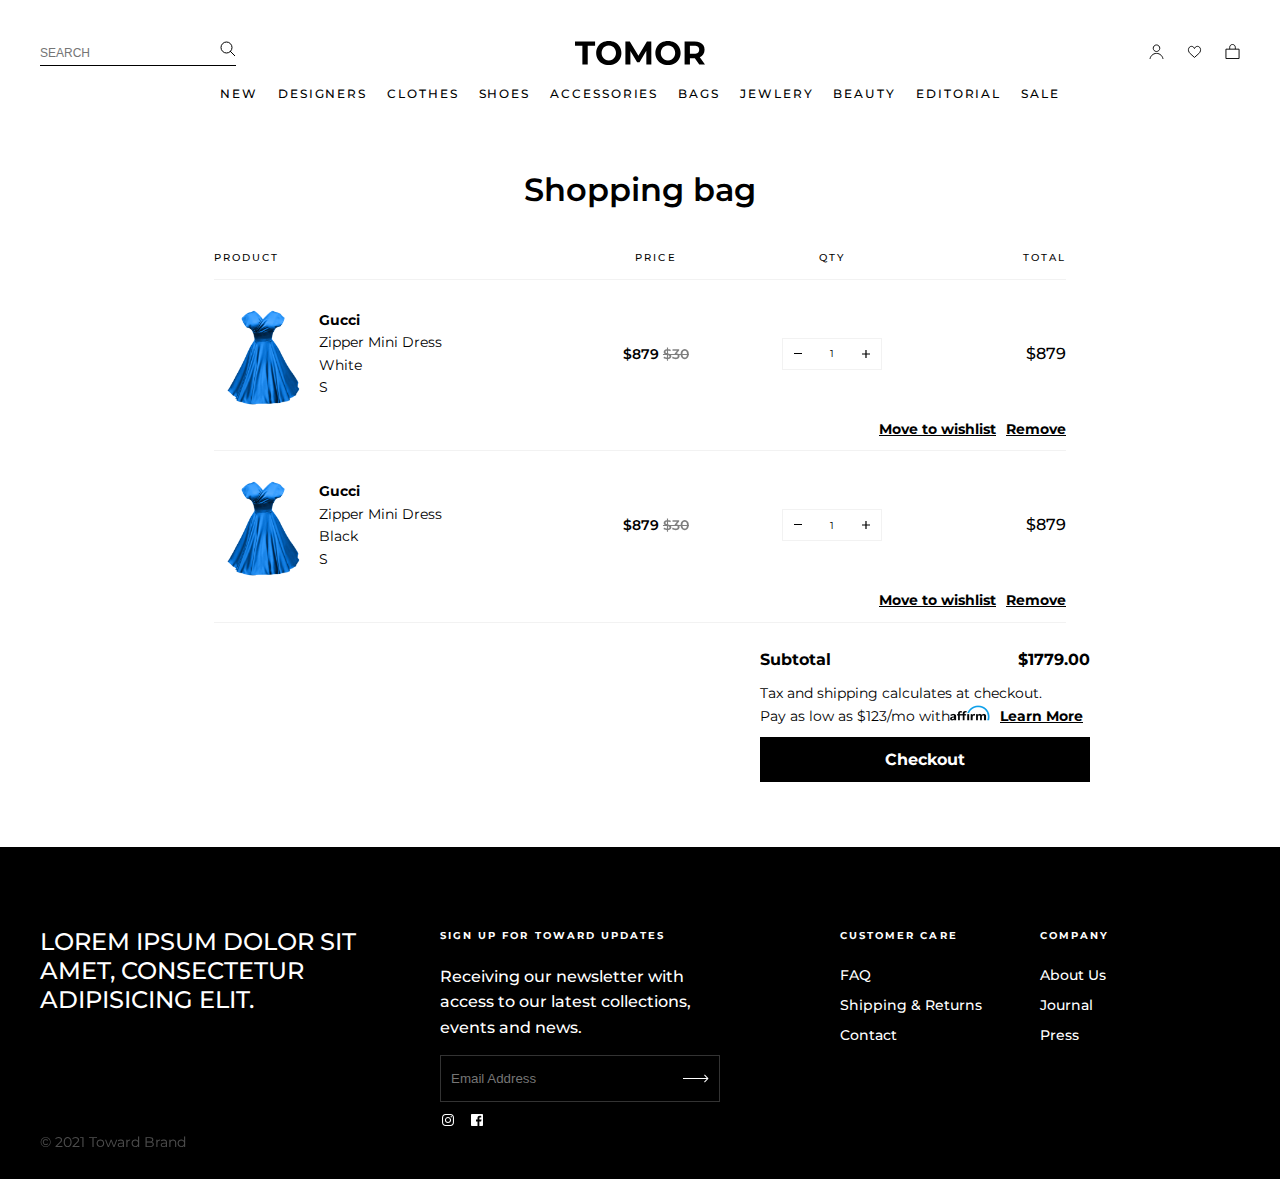
<file: markup/cart.html>
<!DOCTYPE html>
<html lang="en">
  <head>
    <meta charset="UTF-8" />
    <meta name="viewport" content="width=device-width, initial-scale=1.0" />
    <link rel="preconnect" href="https://fonts.googleapis.com" />
    <link rel="preconnect" href="https://fonts.gstatic.com" crossorigin />
    <link
      href="https://fonts.googleapis.com/css2?family=Montserrat:wght@300;400;500;600;700&display=swap"
      rel="stylesheet"
    />
    <link rel="stylesheet" href="../css/base/base.css" />
    <link rel="stylesheet" href="../css/base/typography.css" />
    <link rel="stylesheet" href="../css/base/utils.css" />
    <link rel="stylesheet" href="../css/components/header.css" />
    <link rel="stylesheet" href="../css/components/footer.css" />
    <link rel="stylesheet" href="../css/pages/cart.css" />
    <script src="../js/cart.js" defer></script>
    <title>Tumor || Cart</title>
  </head>
  <body>
    <div class="container">
      <header class="header">
        <div class="header__one mb--md">
          <div class="header__one-menu--mobile">
            <img
              src="../../assets/icons/icon-menu.svg"
              alt=""
              class="one-menu__icon"
            />
          </div>
          <div class="header__search">
            <input
              type="text"
              class="header__search-input"
              placeholder="SEARCH"
            />
            <img
              src="../../assets/icons/icon-search.svg"
              alt=""
              class="header__search-icon"
            />
          </div>
          <img src="../../assets/tomor.svg" alt="" class="header__logo" />
          <div class="header__icon-group">
            <img
              src="../../assets/icons/icon-avatar.svg"
              alt=""
              class="header__icon header__icon-mobile"
            />
            <img
              src="../../assets/icons/icon-like.svg"
              alt=""
              class="header__icon header__icon-mobile"
            />
            <img
              src="../../assets/icons/icon-cart.svg"
              alt=""
              class="header__icon"
            />
          </div>
        </div>
        <nav class="header__navigation">
          <div class="navigation__link-container">
            <a href="#" class="navigation__link">New</a>
          </div>
          <div class="navigation__link-container">
            <a href="#" class="navigation__link">Designers</a>
          </div>
          <div class="navigation__link-container">
            <a href="#" class="navigation__link">Clothes</a>
          </div>
          <div class="navigation__link-container">
            <a href="#" class="navigation__link">Shoes</a>
          </div>
          <div class="navigation__link-container">
            <a href="#" class="navigation__link">Accessories</a>
          </div>
          <div class="navigation__link-container">
            <a href="#" class="navigation__link">bags</a>
          </div>
          <div class="navigation__link-container">
            <a href="#" class="navigation__link">jewlery</a>
          </div>
          <div class="navigation__link-container">
            <a href="#" class="navigation__link">beauty</a>
          </div>
          <div class="navigation__link-container">
            <a href="#" class="navigation__link">editorial</a>
          </div>
          <div class="navigation__link-container">
            <a href="#" class="navigation__link">sale</a>
          </div>
        </nav>
      </header>
      <div class="cart__container">
        <h2 class="cart__heading mb--bg">Shopping bag</h2>
        <div class="cart__product-group">
          <div class="cart__product-headers">
            <p class="header__title">Product</p>
            <p class="header__price">Price</p>
            <p class="header__quantity">Qty</p>
            <p class="header__price-total">Total</p>
          </div>
        </div>

        <div class="cart__subtotal-container">
          <div class="cart__subtotal">
            <div class="subtotal__header">
              <h4 class="subtotal__title">Subtotal</h4>
              <div class="subtotal__price">$1779.00</div>
            </div>
            <p class="p--tertiary cart__p">
              Tax and shipping calculates at checkout.
            </p>
            <div class="cart__link-container">
              <p class="p--tertiary cart__p">Pay as low as $123/mo with</p>
              <img src="../assets/affirm.png" alt="" class="cart__link-img" />
              <a href="#" class="cart__link">Learn More</a>
            </div>
            <div class="cart__cta">Checkout</div>
          </div>
        </div>
      </div>
      <footer class="footer">
        <div class="footer__header">
          <h2 class="footer__header-heading heading--tertiary">
            Lorem ipsum dolor sit amet, consectetur adipisicing elit.
          </h2>
        </div>
        <div class="footer__signup">
          <h4 class="footer__signup-title mb--md">
            Sign up for toward updates
          </h4>
          <p class="p--primary footer__signup-text">
            Receiving our newsletter with access to our latest collections,
            events and news.
          </p>
          <div class="footer__signup-input-container">
            <input
              type="emain"
              class="footer__signup-input"
              placeholder="Email Address"
            />
            <img
              src="../assets/icons/icon-arrowR.svg"
              alt=""
              class="footer__signup-input-icon"
            />
          </div>
          <div class="footer__signup-icons">
            <img
              src="../assets/icons/icon-instagram.svg"
              alt=""
              class="footer__signup-icon"
            />
            <img
              src="../assets/icons/icon-facebook.svg"
              alt=""
              class="footer__signup-icon"
            />
          </div>
        </div>
        <div class="footer__link-group">
          <ul class="footer__links">
            <li class="footer__link-item">
              <h4 class="footer__link-title">Customer care</h4>
            </li>
            <li class="footer__link-item">
              <a href="" class="footer__link p--primary">FAQ</a>
            </li>
            <li class="footer__link-item">
              <a href="" class="footer__link p--primary">Shipping & Returns</a>
            </li>
            <li class="footer__link-item">
              <a href="" class="footer__link p--primary">Contact</a>
            </li>
          </ul>
          <ul class="footer__links">
            <li class="footer__link-item">
              <h4 class="footer__link-title">company</h4>
            </li>
            <li class="footer__link-item">
              <a href="" class="footer__link p--primary">About Us</a>
            </li>
            <li class="footer__link-item">
              <a href="" class="footer__link p--primary">Journal</a>
            </li>
            <li class="footer__link-item">
              <a href="" class="footer__link p--primary">Press</a>
            </li>
          </ul>
        </div>
        <div class="footer__copyright">&copy; 2021 Toward Brand</div>
      </footer>
    </div>
  </body>
</html>
</file>
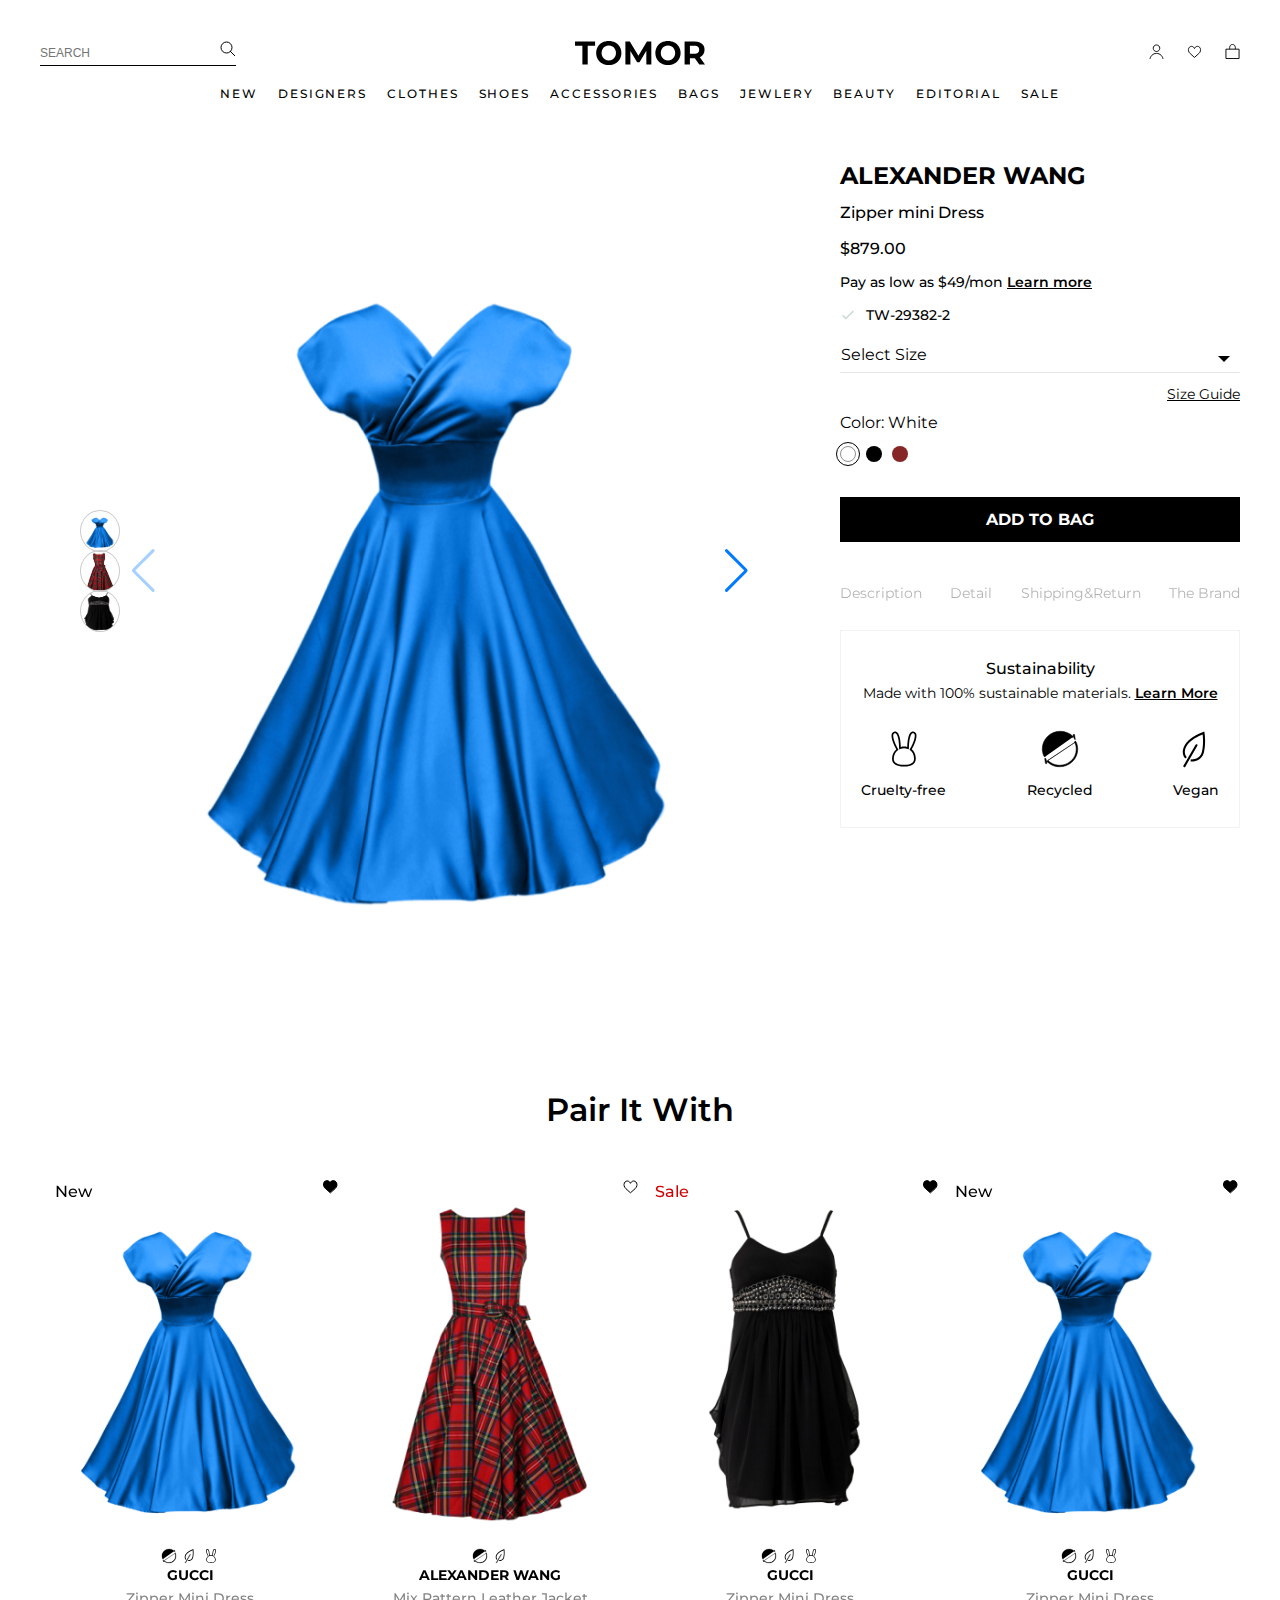
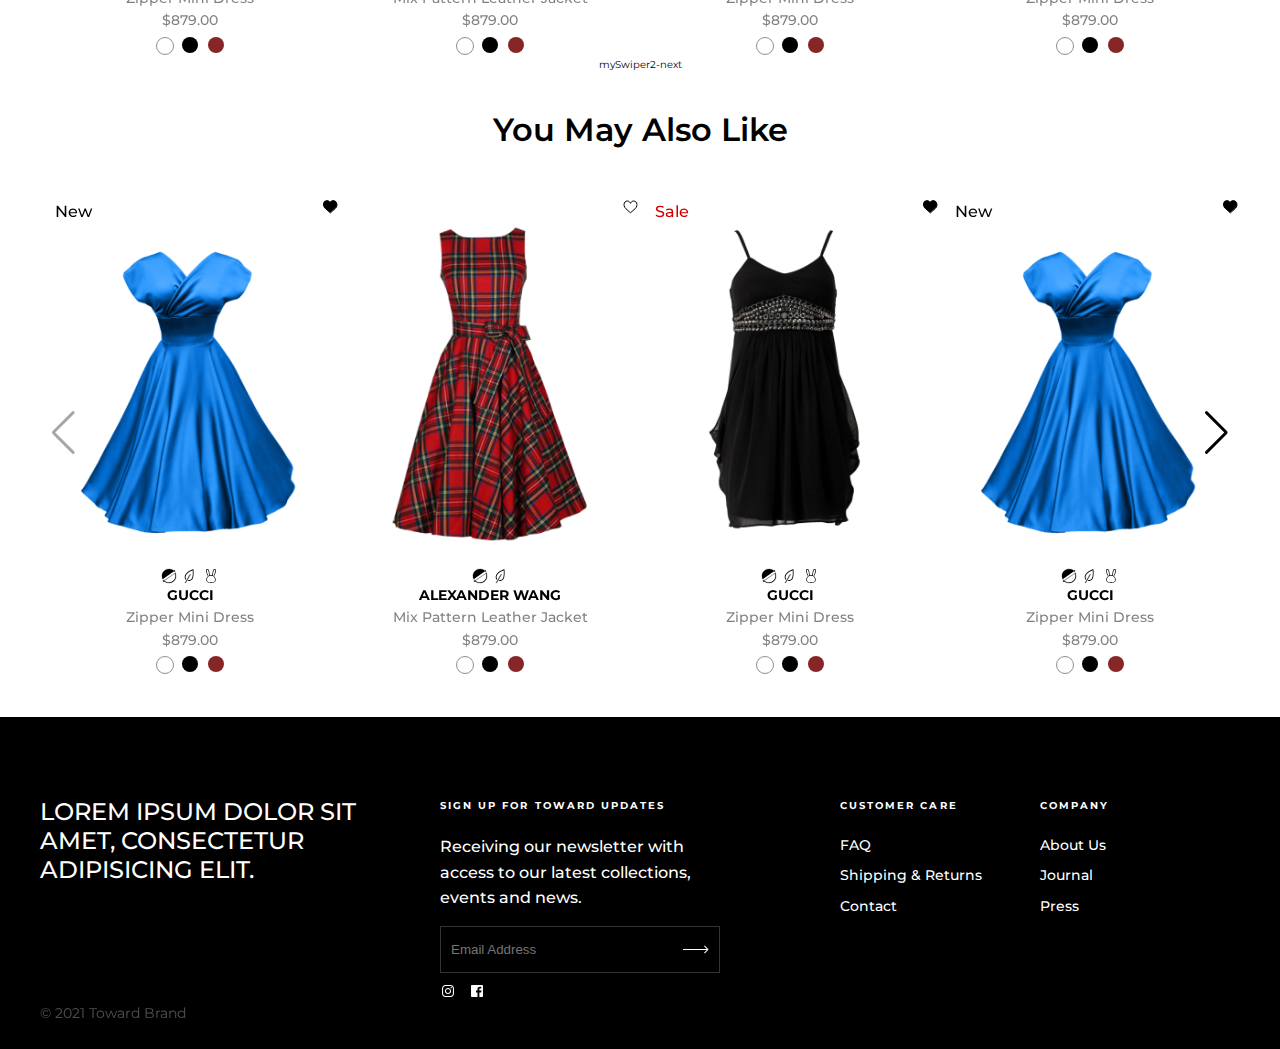
<file: markup/pdp.html>
<!DOCTYPE html>
<html lang="en">
  <head>
    <meta charset="UTF-8" />
    <meta name="viewport" content="width=device-width, initial-scale=1.0" />
    <link rel="preconnect" href="https://fonts.googleapis.com" />
    <link rel="preconnect" href="https://fonts.gstatic.com" crossorigin />
    <link
      href="https://fonts.googleapis.com/css2?family=Montserrat:wght@300;400;500;600;700&display=swap"
      rel="stylesheet"
    />
    <link
      rel="stylesheet"
      href="https://cdn.jsdelivr.net/npm/swiper/swiper-bundle.min.css"
    />

    <link rel="stylesheet" href="../css/base/base.css" />
    <link rel="stylesheet" href="../css/base/typography.css" />
    <link rel="stylesheet" href="../css/base/utils.css" />
    <link rel="stylesheet" href="../css/components/header.css" />
    <link rel="stylesheet" href="../css/components/footer.css" />
    <link rel="stylesheet" href="../css/components/product.css" />
    <link rel="stylesheet" href="../css/components/select.css" />
    <link rel="stylesheet" href="../css/pages/pdp.css" />
    <link rel="stylesheet" href="../css/pages/temp.css" />
    <script
      src="https://cdn.jsdelivr.net/npm/swiper/swiper-bundle.min.js"
      defer
    ></script>
    <script src="../js/product.js" defer></script>
    <script src="../js/pdp.js" defer></script>
    <script src="../js/temp.js" defer></script>
    <script src="../js/select.js" defer></script>
    <title>Tumor || PDP</title>
  </head>
  <body>
    <div class="container">
      <header class="header">
        <div class="header__one mb--md">
          <div class="header__one-menu--mobile">
            <img
              src="../../assets/icons/icon-menu.svg"
              alt=""
              class="one-menu__icon"
            />
          </div>
          <div class="header__search">
            <input
              type="text"
              class="header__search-input"
              placeholder="SEARCH"
            />
            <img
              src="../../assets/icons/icon-search.svg"
              alt=""
              class="header__search-icon"
            />
          </div>
          <img src="../../assets/tomor.svg" alt="" class="header__logo" />
          <div class="header__icon-group">
            <img
              src="../../assets/icons/icon-avatar.svg"
              alt=""
              class="header__icon header__icon-mobile"
            />
            <img
              src="../../assets/icons/icon-like.svg"
              alt=""
              class="header__icon header__icon-mobile"
            />
            <img
              src="../../assets/icons/icon-cart.svg"
              alt=""
              class="header__icon"
            />
          </div>
        </div>
        <nav class="header__navigation">
          <div class="navigation__link-container">
            <a href="#" class="navigation__link">New</a>
          </div>
          <div class="navigation__link-container">
            <a href="#" class="navigation__link">Designers</a>
          </div>
          <div class="navigation__link-container">
            <a href="#" class="navigation__link">Clothes</a>
          </div>
          <div class="navigation__link-container">
            <a href="#" class="navigation__link">Shoes</a>
          </div>
          <div class="navigation__link-container">
            <a href="#" class="navigation__link">Accessories</a>
          </div>
          <div class="navigation__link-container">
            <a href="#" class="navigation__link">bags</a>
          </div>
          <div class="navigation__link-container">
            <a href="#" class="navigation__link">jewlery</a>
          </div>
          <div class="navigation__link-container">
            <a href="#" class="navigation__link">beauty</a>
          </div>
          <div class="navigation__link-container">
            <a href="#" class="navigation__link">editorial</a>
          </div>
          <div class="navigation__link-container">
            <a href="#" class="navigation__link">sale</a>
          </div>
        </nav>
      </header>
      <main class="main">
        <div class="pdp__product">
          <div class="pdp__product-carousel">
            <div class="details__swiper">
              <div class="swiper swiper--thumbs">
                <div class="thumb__wrapper swiper-wrapper">
                  <div class="thumb__img swiper-slide">
                    <img src="../assets/product-image-1.png" alt="hero" />
                  </div>
                  <div class="thumb__img swiper-slide">
                    <img src="../assets/product-image-2.png" alt="hero" />
                  </div>
                  <div class="thumb__img swiper-slide">
                    <img src="../assets/product-image-3.png" alt="hero" />
                  </div>
                </div>
              </div>
              <div class="swiper mySwiper2">
                <div class="myswiper__wrap swiper-wrapper">
                  <div class="hero__img swiper-slide">
                    <img src="../assets/product-image-1.png" alt="hero" />
                  </div>
                  <div class="hero__img swiper-slide">
                    <img src="../assets/product-image-2.png" alt="hero" />
                  </div>
                  <div class="hero__img swiper-slide">
                    <img src="../assets/product-image-3.png" alt="hero" />
                  </div>
                </div>
                <div class="swiper-button-next mySwiper2-next"></div>
                <div class="swiper-button-prev mySwiper2-prev"></div>
                <div class="swiper-pagination mySwiper2-pagination"></div>
              </div>
            </div>
          </div>
          <div class="pdp__details">
            <h3 class="heading--tertiary pdp__details-heading mb--sm">
              alexander wang
            </h3>
            <p class="p--primary mb--sm">Zipper mini Dress</p>
            <p class="p--primary mb--sm">$879.00</p>
            <p class="p--tertiary pdp__details-p-2 mb--sm">
              Pay as low as $49/mon
              <a href="#" class="pdp__details-price-link">Learn more</a>
            </p>
            <div class="pdp__details-icon-container mb--sm">
              <img
                src="../assets/icons/icon-tick.svg"
                alt=""
                class="pdp__details-icon"
              />
              <p class="p--tertiary pdp__details-p-2">TW-29382-2</p>
            </div>

            <div class="pdp__select mb--sm">
              <select>
                <option value="0">Select Size</option>
                <option value="1">Small</option>
                <option value="2">Medium</option>
                <option value="3">Big</option>
              </select>
            </div>
            <div class="pdp__select-link-container">
              <a href="#" class="pdp__select-link mb--sm">Size Guide</a>
            </div>
            <div class="pdp__color-radio">
              <p class="p--primary color-radio__text mb--sm">
                Color: <span class="color-radio__color">White</span>
              </p>
              <div class="color-radio__inputs">
                <label class="color-radio__container">
                  <input
                    name="color-radio__name"
                    type="radio"
                    id="color-radio--white"
                    checked
                  />
                  <span class="color-radio--white color-radio__item"></span>
                </label>
                <label class="color-radio__container">
                  <input
                    name="color-radio__name"
                    type="radio"
                    id="color-radio--black"
                  />
                  <span class="color-radio--black color-radio__item"></span>
                </label>
                <label class="color-radio__container">
                  <input
                    name="color-radio__name"
                    type="radio"
                    id="color-radio--red"
                  />
                  <span class="color-radio--red color-radio__item"></span>
                </label>
              </div>
            </div>
            <div class="pdp__cta">Add to bag</div>
            <div class="pdp__info">
              <div class="pdp__info-heading-group">
                <h4 class="info__heading">Description</h4>
                <h4 class="info__heading">Detail</h4>
                <h4 class="info__heading">Shipping&Return</h4>
                <h4 class="info__heading">The Brand</h4>
              </div>
              <div class="pdp__info-text-container">
                <p class="info__text" id="Description">
                  Description Lorem ipsum dolor sit amet, consectetur
                  adipisicing elit, sed do eiusmod tempor incididunt ut labore
                  et dolore magna aliqua.
                </p>
                <p class="info__text" id="Detail">
                  Detail Lorem ipsum dolor sit amet, consectetur adipisicing
                  elit, sed do eiusmod tempor incididunt ut labore et dolore
                  magna aliqua.
                </p>
                <p class="info__text" id="Shipping&Return">
                  Shipping and Return Lorem ipsum dolor sit amet, consectetur
                  adipisicing elit, sed do eiusmod tempor incididunt ut labore
                  et dolore magna aliqua.
                </p>
                <p class="info__text" id="The Brand">
                  The Brand Lorem ipsum dolor sit amet, consectetur adipisicing
                  elit, sed do eiusmod tempor incididunt ut labore et dolore
                  magna aliqua.
                </p>
              </div>
            </div>
            <div class="pdp__extra-info">
              <h4 class="p--primary">Sustainability</h4>
              <p class="extra-info__text">
                Made with 100% sustainable materials.
                <a href="#" class="extra-info__link">Learn More</a>
              </p>
              <div class="extra-info__icon-group">
                <div class="extra-info__icon-container">
                  <img
                    src="../assets/icons/icon-rabbit.svg"
                    alt=""
                    class="extra-info__icon"
                  />
                  <p class="extra-info__text--bold">Cruelty-free</p>
                </div>
                <div class="extra-info__icon-container">
                  <img
                    src="../assets/icons/icon-recycle.svg"
                    alt=""
                    class="extra-info__icon"
                  />
                  <p class="extra-info__text--bold">Recycled</p>
                </div>
                <div class="extra-info__icon-container">
                  <img
                    src="../assets/icons/icon-leaf.svg"
                    alt=""
                    class="extra-info__icon"
                  />
                  <p class="extra-info__text--bold">Vegan</p>
                </div>
              </div>
            </div>
          </div>
        </div>
        <div class="pdp__add-carousel">
          <h4 class="heading--quaternary pdp__add-carousel-heading">
            Pair It With
          </h4>
          <div class="swiper pdp__add-carousel-1">
            <div class="swiper-wrapper pdp__add-carousel-wrapper-1"></div>
            <div class="swiper-button-prev pdp__add-carousel-prev-1"></div>
            <div class="swiper-button-next pdp__add-carousel-next-1"></div>
          </div>
          mySwiper2-next
        </div>
        <div class="pdp__add-carousel">
          <h4 class="heading--quaternary pdp__add-carousel-heading">
            You May Also Like
          </h4>
          <div class="swiper pdp__add-carousel-2">
            <div class="swiper-wrapper pdp__add-carousel-wrapper-2"></div>
            <div class="swiper-button-prev pdp__add-carousel-prev-2"></div>
            <div class="swiper-button-next pdp__add-carousel-next-2"></div>
          </div>
        </div>
      </main>
      <footer class="footer">
        <div class="footer__header">
          <h2 class="footer__header-heading heading--tertiary">
            Lorem ipsum dolor sit amet, consectetur adipisicing elit.
          </h2>
        </div>
        <div class="footer__signup">
          <h4 class="footer__signup-title mb--md">
            Sign up for toward updates
          </h4>
          <p class="p--primary footer__signup-text">
            Receiving our newsletter with access to our latest collections,
            events and news.
          </p>
          <div class="footer__signup-input-container">
            <input
              type="emain"
              class="footer__signup-input"
              placeholder="Email Address"
            />
            <img
              src="../assets/icons/icon-arrowR.svg"
              alt=""
              class="footer__signup-input-icon"
            />
          </div>
          <div class="footer__signup-icons">
            <img
              src="../assets/icons/icon-instagram.svg"
              alt=""
              class="footer__signup-icon"
            />
            <img
              src="../assets/icons/icon-facebook.svg"
              alt=""
              class="footer__signup-icon"
            />
          </div>
        </div>
        <div class="footer__link-group">
          <ul class="footer__links">
            <li class="footer__link-item">
              <h4 class="footer__link-title">Customer care</h4>
            </li>
            <li class="footer__link-item">
              <a href="" class="footer__link p--primary">FAQ</a>
            </li>
            <li class="footer__link-item">
              <a href="" class="footer__link p--primary">Shipping & Returns</a>
            </li>
            <li class="footer__link-item">
              <a href="" class="footer__link p--primary">Contact</a>
            </li>
          </ul>
          <ul class="footer__links">
            <li class="footer__link-item">
              <h4 class="footer__link-title">company</h4>
            </li>
            <li class="footer__link-item">
              <a href="" class="footer__link p--primary">About Us</a>
            </li>
            <li class="footer__link-item">
              <a href="" class="footer__link p--primary">Journal</a>
            </li>
            <li class="footer__link-item">
              <a href="" class="footer__link p--primary">Press</a>
            </li>
          </ul>
        </div>
        <div class="footer__copyright">&copy; 2021 Toward Brand</div>
      </footer>
    </div>
  </body>
</html>
</file>
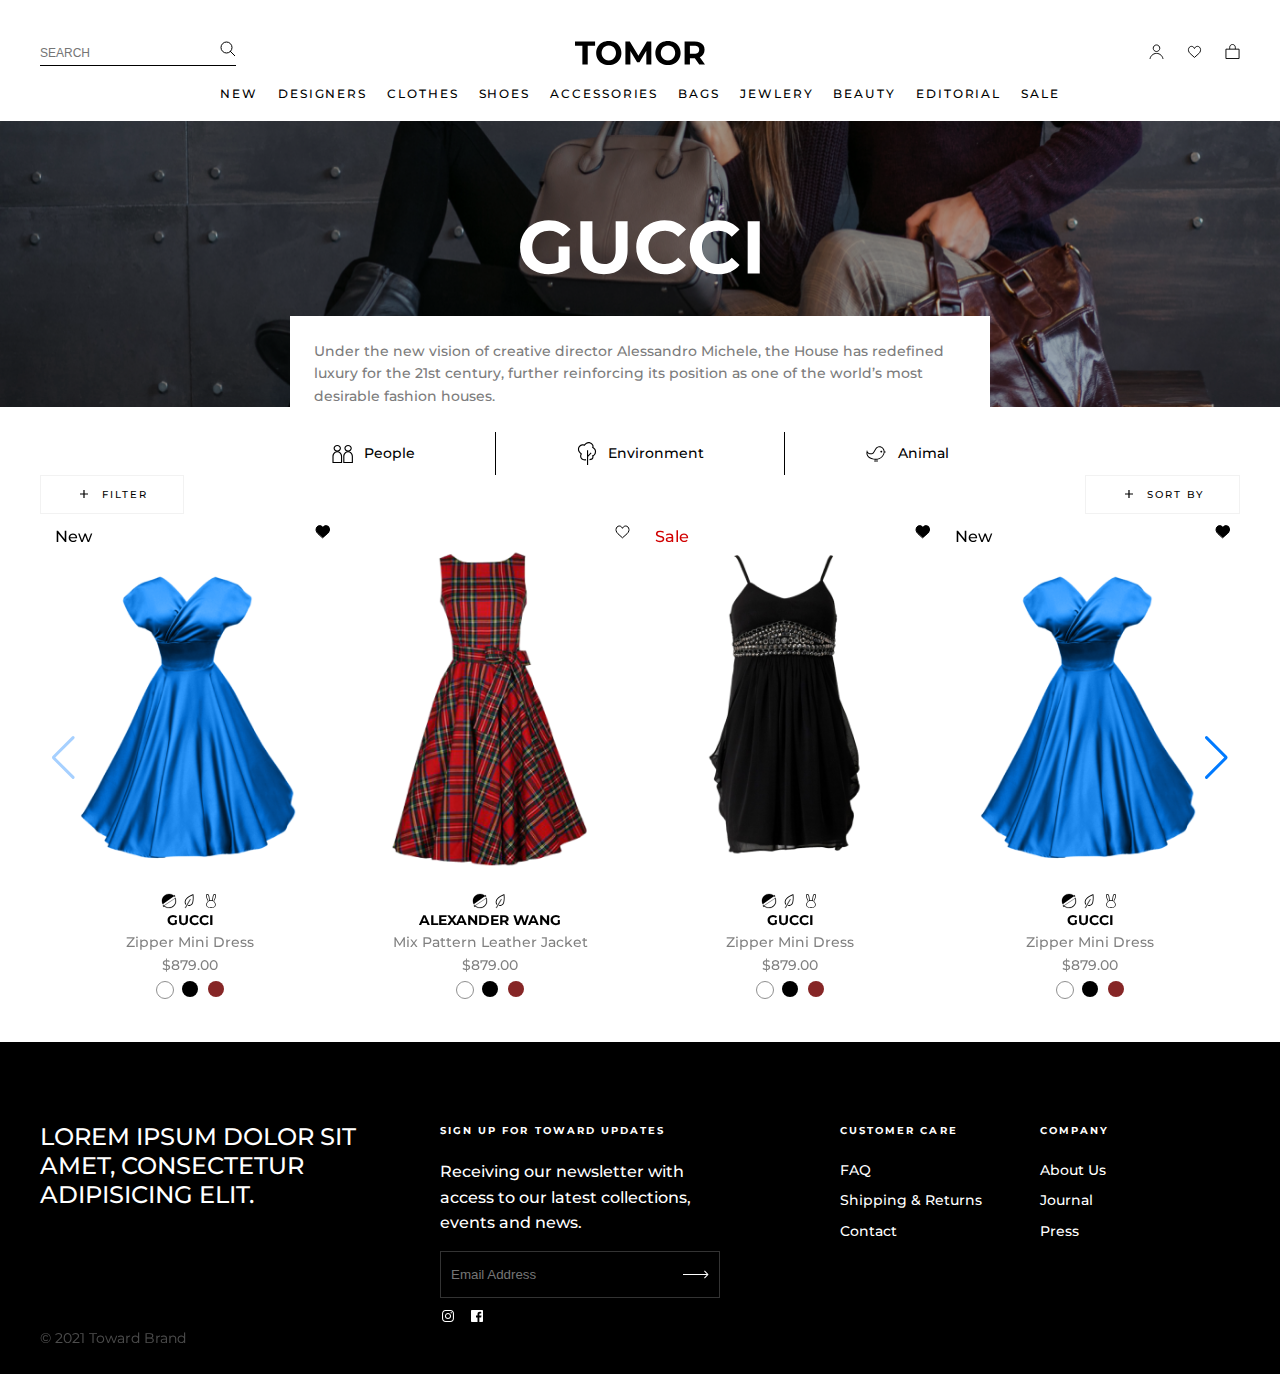
<file: markup/plp.html>
<!DOCTYPE html>
<html lang="en">
  <head>
    <meta charset="UTF-8" />
    <meta name="viewport" content="width=device-width, initial-scale=1.0" />
    <link rel="preconnect" href="https://fonts.googleapis.com" />
    <link rel="preconnect" href="https://fonts.gstatic.com" crossorigin />
    <link
      href="https://fonts.googleapis.com/css2?family=Montserrat:wght@300;400;500;600;700&display=swap"
      rel="stylesheet"
    />
    <link
      rel="stylesheet"
      href="https://cdn.jsdelivr.net/npm/swiper/swiper-bundle.min.css"
    />

    <link rel="stylesheet" href="../css/base/base.css" />
    <link rel="stylesheet" href="../css/base/typography.css" />
    <link rel="stylesheet" href="../css/base/utils.css" />
    <link rel="stylesheet" href="../css/components/header.css" />
    <link rel="stylesheet" href="../css/components/footer.css" />
    <link rel="stylesheet" href="../css/components/product.css" />
    <link rel="stylesheet" href="../css/pages/plp.css" />
    <script
      src="https://cdn.jsdelivr.net/npm/swiper/swiper-bundle.min.js"
      defer
    ></script>
    <script src="../js/product.js" defer></script>
    <script src="../js/plp.js" defer></script>

    <title>Tumor || PLP</title>
  </head>
  <body>
    <div class="container">
      <header class="header">
        <div class="header__one mb--md">
          <div class="header__one-menu--mobile">
            <img
              src="../../assets/icons/icon-menu.svg"
              alt=""
              class="one-menu__icon"
            />
          </div>
          <div class="header__search">
            <input
              type="text"
              class="header__search-input"
              placeholder="SEARCH"
            />
            <img
              src="../../assets/icons/icon-search.svg"
              alt=""
              class="header__search-icon"
            />
          </div>
          <img src="../../assets/tomor.svg" alt="" class="header__logo" />
          <div class="header__icon-group">
            <img
              src="../../assets/icons/icon-avatar.svg"
              alt=""
              class="header__icon header__icon-mobile"
            />
            <img
              src="../../assets/icons/icon-like.svg"
              alt=""
              class="header__icon header__icon-mobile"
            />
            <img
              src="../../assets/icons/icon-cart.svg"
              alt=""
              class="header__icon"
            />
          </div>
        </div>
        <nav class="header__navigation">
          <div class="navigation__link-container">
            <a href="#" class="navigation__link">New</a>
          </div>
          <div class="navigation__link-container">
            <a href="#" class="navigation__link">Designers</a>
          </div>
          <div class="navigation__link-container">
            <a href="#" class="navigation__link">Clothes</a>
          </div>
          <div class="navigation__link-container">
            <a href="#" class="navigation__link">Shoes</a>
          </div>
          <div class="navigation__link-container">
            <a href="#" class="navigation__link">Accessories</a>
          </div>
          <div class="navigation__link-container">
            <a href="#" class="navigation__link">bags</a>
          </div>
          <div class="navigation__link-container">
            <a href="#" class="navigation__link">jewlery</a>
          </div>
          <div class="navigation__link-container">
            <a href="#" class="navigation__link">beauty</a>
          </div>
          <div class="navigation__link-container">
            <a href="#" class="navigation__link">editorial</a>
          </div>
          <div class="navigation__link-container">
            <a href="#" class="navigation__link">sale</a>
          </div>
        </nav>
      </header>
      <main class="main">
        <div class="plp__header">
          <img
            src="../assets/icons/icon-gucci.svg"
            alt=""
            class="plp__header-logo"
          />
          <div class="plp__header-text">
            <p class="p--tertiary">
              Under the new vision of creative director Alessandro Michele, the
              House has redefined luxury for the 21st century, further
              reinforcing its position as one of the world’s most desirable
              fashion houses.
            </p>
          </div>
        </div>
        <div class="plp__body">
          <div class="plp__body-categories">
            <div class="body-categories__container">
              <img
                src="../assets/icons/icon-people.svg"
                alt=""
                class="body-categories__icon"
              />
              <p class="p--tertiary body-categories__text">People</p>
            </div>
            <div class="body-categories__container">
              <img
                src="../assets/icons/icon-environment.svg"
                alt=""
                class="body-categories__icon"
              />
              <p class="p--tertiary body-categories__text">Environment</p>
            </div>
            <div class="body-categories__container">
              <img
                src="../assets/icons/icon-animal.svg"
                alt=""
                class="body-categories__icon"
              />
              <p class="p--tertiary body-categories__text">Animal</p>
            </div>
          </div>
          <div class="plp__body-btns">
            <label class="body-btns__filter">
              <input
                type="checkbox"
                class="body-btns__input"
                id="body-btns__filter"
              />
              <span class="body-btns__icon"></span>
              <p class="p--secondary">Filter</p>
            </label>
            <label class="body-btns__sort-by">
              <input
                type="checkbox"
                class="body-btns__input"
                id="body-btns__sort"
              />
              <span class="body-btns__icon"></span>
              <p class="p--secondary">Sort By</p>
            </label>
          </div>
          <div class="plp__menu">
            <button class="accordion">Categories</button>
            <ul class="panel">
              <li class="panel__item">New</li>
              <li class="panel__item">Clothes</li>
              <li class="panel__item">Shoes</li>
              <li class="panel__item">Accessories</li>
              <li class="panel__item">Bags</li>
              <li class="panel__item">Jewlery</li>
              <li class="panel__item">Beauty</li>
              <li class="panel__item">Sale</li>
            </ul>
            <button class="accordion">Color</button>
            <ul class="panel">
              <li class="panel__item">Blue</li>
              <li class="panel__item">Red</li>
              <li class="panel__item">Black</li>
            </ul>
            <button class="accordion">Size</button>
            <ul class="panel">
              <li class="panel__item">Small</li>
              <li class="panel__item">Medium</li>
              <li class="panel__item">Large</li>
            </ul>
            <button class="accordion">Designer</button>
            <ul class="panel">
              <li class="panel__item">Gucci</li>
              <li class="panel__item">Alexander Wang</li>
              <li class="panel__item">Stella McCartney</li>
              <li class="panel__item">Chloé</li>
            </ul>
            <button class="accordion">Sustainable brands</button>
            <ul class="panel">
              <li class="panel__item">Gucci</li>
              <li class="panel__item">Alexander Wang</li>
              <li class="panel__item">Stella McCartney</li>
              <li class="panel__item">Chloé</li>
            </ul>
            <button class="accordion">sustainability</button>
            <ul class="panel">
              <li class="panel__item">Gucci</li>
              <li class="panel__item">Alexander Wang</li>
              <li class="panel__item">Stella McCartney</li>
              <li class="panel__item">Chloé</li>
            </ul>
            <button class="accordion">price</button>
            <ul class="panel">
              <li class="panel__item">Gucci</li>
              <li class="panel__item">Alexander Wang</li>
              <li class="panel__item">Stella McCartney</li>
              <li class="panel__item">Chloé</li>
            </ul>
          </div>
          <div class="plp__carousel">
            <div class="swiper plp__carousel-container">
              <div class="swiper-wrapper plp__carousel-wrapper"></div>
              <div class="swiper-button-prev plp__carousel-prev"></div>
              <div class="swiper-button-next plp__carousel-next"></div>
              <!-- <div class="swiper-pagination plp__carousel-pagination"></div> -->
            </div>
          </div>
        </div>
      </main>
      <footer class="footer">
        <div class="footer__header">
          <h2 class="footer__header-heading heading--tertiary">
            Lorem ipsum dolor sit amet, consectetur adipisicing elit.
          </h2>
        </div>
        <div class="footer__signup">
          <h4 class="footer__signup-title mb--md">
            Sign up for toward updates
          </h4>
          <p class="p--primary footer__signup-text">
            Receiving our newsletter with access to our latest collections,
            events and news.
          </p>
          <div class="footer__signup-input-container">
            <input
              type="emain"
              class="footer__signup-input"
              placeholder="Email Address"
            />
            <img
              src="../assets/icons/icon-arrowR.svg"
              alt=""
              class="footer__signup-input-icon"
            />
          </div>
          <div class="footer__signup-icons">
            <img
              src="../assets/icons/icon-instagram.svg"
              alt=""
              class="footer__signup-icon"
            />
            <img
              src="../assets/icons/icon-facebook.svg"
              alt=""
              class="footer__signup-icon"
            />
          </div>
        </div>
        <div class="footer__link-group">
          <ul class="footer__links">
            <li class="footer__link-item">
              <h4 class="footer__link-title">Customer care</h4>
            </li>
            <li class="footer__link-item">
              <a href="" class="footer__link p--primary">FAQ</a>
            </li>
            <li class="footer__link-item">
              <a href="" class="footer__link p--primary">Shipping & Returns</a>
            </li>
            <li class="footer__link-item">
              <a href="" class="footer__link p--primary">Contact</a>
            </li>
          </ul>
          <ul class="footer__links">
            <li class="footer__link-item">
              <h4 class="footer__link-title">company</h4>
            </li>
            <li class="footer__link-item">
              <a href="" class="footer__link p--primary">About Us</a>
            </li>
            <li class="footer__link-item">
              <a href="" class="footer__link p--primary">Journal</a>
            </li>
            <li class="footer__link-item">
              <a href="" class="footer__link p--primary">Press</a>
            </li>
          </ul>
        </div>
        <div class="footer__copyright">&copy; 2021 Toward Brand</div>
      </footer>
    </div>
  </body>
</html>
</file>
<file: css/base/base.css>
*,
*::before,
*::after {
  margin: 0;
  padding: 0;
  box-sizing: inherit;
}

html {
  font-size: 62.5%;
}

body {
  box-sizing: border-box;
  font-family: "Montserrat", sans-serif;
}

a {
  text-decoration: none;
  color: inherit;
}
ul {
  list-style: none;
}
.container {
  width: 100%;
}
@media screen and (min-width: 1920px) {
  .container {
    width: 192rem;
    margin: 0 auto;
    position: relative;
  }
}
@media screen and (max-width: 600px) {
}
</file>
<file: css/base/typography.css>
.p--primary {
  font-size: 1.6rem;
  font-weight: 500;
  line-height: 160%;
}
.p--secondary {
  font-weight: 500;
  font-size: 10px;
  line-height: 172%;
  letter-spacing: 0.205em;
  text-transform: uppercase;
}
.p--tertiary {
  font-size: 1.4rem;
  line-height: 160%;
  font-weight: 500;
  color: #7c7c7c;
}
.heading--primary {
  font-size: 5.6rem;
  line-height: 140%;
  text-transform: uppercase;
  font-weight: 700;
}
.heading--secondary {
  font-weight: 700;
  font-size: 4.8rem;
  line-height: 100%;
  text-transform: uppercase;
}
.heading--tertiary {
  font-size: 2.4rem;
  font-weight: 500;
  line-height: 2.9rem;
  text-transform: uppercase;
}
.heading--quaternary {
  font-size: 3.2rem;
  font-weight: 600;
  line-height: 120%;
}

.cta-container {
  border-bottom: 1px solid transparent;
  font-weight: 700;
  font-size: 1.4rem;
  line-height: 160%;
  text-transform: capitalize;
  display: flex;
  align-items: center;
}
.cta-container:hover {
  border-bottom: 1px solid;
  border-color: inherit;
  cursor: pointer;
}
.cta {
  font-weight: 700;
}
.cta__icon {
  width: 2.4rem;
  margin-left: 1rem;
}

@media screen and (max-width: 900px) {
  .heading--primary {
    font-size: 4rem;
    line-height: 4.9rem;
    text-transform: uppercase;
    font-weight: 700;
  }
  .heading--secondary {
    font-weight: 700;
    font-size: 2.7rem;
    line-height: 110%;
    text-transform: uppercase;
  }
  .heading--tertiary {
    font-size: 1.6rem;
    font-weight: 500;
    line-height: 2rem;
    text-transform: uppercase;
  }
  .heading--quaternary {
    font-size: 2rem;
    font-weight: 600;
    line-height: 130%;
  }
}

@media screen and (max-width: 600px) {
}
</file>
<file: css/base/utils.css>
.mb--sm {
  margin-bottom: 1rem;
}
.mb--md {
  margin-bottom: 2rem;
}
.mb--bg {
  margin-bottom: 4rem;
}

.mt--sm {
  margin-top: 1rem;
}
.mt--md {
  margin-top: 2rem;
}
.mt--bg {
  margin-top: 4rem;
}

.pt--bg {
  padding-top: 8rem !important;
}

.display-none {
  display: none;
}
</file>
<file: css/components/header.css>
.header {
  width: 100%;
  padding: 4rem 4rem 2rem 4rem;
}

.header__one {
  display: grid;
  grid-template-columns: repeat(3, 1fr);
  align-items: center;
}
.header__one-menu--mobile {
  display: none;
}
.header__search {
  justify-self: flex-start;
  border-bottom: 1px solid #000000;
}
.header__logo {
  justify-self: center;
  width: 13rem;
}
.header__icon-group {
  justify-self: flex-end;
}
.header__search-input {
  border: none;
  padding: 0.5rem 0;
}
.header__search-input::placeholder {
  font-size: 1.2rem;
  line-height: 1.5rem;
  font-weight: 400;
}
.header__search-input:focus {
  outline: none;
}
.header__icon-group img:not(:last-child) {
  margin-right: 2rem;
}
.header__icon {
  width: 1.5rem;
}

.header__navigation {
  display: flex;
  justify-content: center;
}

.header__navigation div:not(:last-child) {
  margin-right: 2rem;
}
.navigation__link {
  font-size: 1.2rem;
  font-weight: 500;
  line-height: 1.5rem;
  letter-spacing: 0.16em;
  text-transform: uppercase;
  border-bottom: 1px solid transparent;
}
.navigation__link:hover {
  border-bottom: 1px solid;
  border-color: inherit;
}

@media only screen and (max-width: 900px) {
  .header__navigation div:not(:last-child) {
    margin-right: 1rem;
  }
  .navigation__link {
    font-size: 1rem;
    font-weight: 500;
    line-height: 1.5rem;
    letter-spacing: 0.05em;
    text-transform: uppercase;
    border-bottom: 1px solid transparent;
  }
}

@media only screen and (max-width: 600px) {
  .header {
    width: 100%;
    padding: 1.6rem;
  }
  .header__navigation {
    display: none;
  }
  .header__search {
    display: none;
  }
  .header__one {
    margin-bottom: 0;
  }
  .header__one-menu--mobile {
    display: block;
  }
  .header__logo {
    justify-self: center;
    width: 9rem;
  }
  .header__icon-mobile {
    display: none;
  }
}
</file>
<file: css/components/footer.css>
.footer {
  width: 100%;
  background-color: #000000;
  color: #ffffff;
  padding: 8rem 4rem 2.5rem 4rem;
  display: grid;
  grid-template-columns: repeat(3, 1fr);
}

.footer__header-heading {
  width: 80%;
}

.footer__signup {
  width: 70%;
}
.footer__signup-title {
  text-transform: uppercase;
  font-size: 1rem;
  font-weight: 700;
  line-height: 170%;
  letter-spacing: 0.205em;
}
.footer__signup-text {
  margin-bottom: 1.5rem;
}
.footer__signup-input-container {
  width: 100%;
  border: 1px solid rgba(255, 255, 255, 0.2);
  padding: 1.5rem 1rem;
  display: flex;
  justify-content: space-between;
  margin-bottom: 1rem;
}
.footer__signup-input {
  border: none;
  background-color: transparent;
  width: 88%;
  color: #ffffff;
}
.footer__signup-input:focus {
  outline: none;
}
.footer__signup-input-icon {
  filter: brightness(0) invert(1);
  width: 10%;
}
.footer__signup-icons img:not(:last-child) {
  margin-right: 1rem;
}
.footer__signup-icon {
  width: 1.6rem;
}
.footer__signup-icon:hover {
  cursor: pointer;
}

.footer__link-group {
  display: grid;
  grid-template-columns: 1fr 1fr;
}
.footer__link-title {
  text-transform: uppercase;
  font-size: 1rem;
  font-weight: 700;
  line-height: 170%;
  letter-spacing: 0.205em;
  margin-bottom: 2rem;
}
.footer__links {
  display: flex;
  flex-direction: column;
}
.footer__links li:not(:nth-child(1)) {
  margin-bottom: 0.8rem;
}
.footer__link {
  font-size: 1.4rem;
  border-bottom: 1px solid;
  border-color: transparent;
}
.footer__link:hover {
  border-color: inherit;
}
.footer__copyright {
  grid-column: 1/4;
  font-size: 1.4rem;
  line-height: 160%;
  font-weight: 400;
  color: #ffffff;
  opacity: 0.3;
}

@media only screen and (max-width: 900px) {
  .footer__header {
    grid-column: 1/4;
    grid-row: 1/2;
    margin-bottom: 2rem;
  }
  .footer__signup {
    width: 90%;
    grid-column: 1/4;
    grid-row: 2/3;
    margin-bottom: 2rem;
  }
  .footer__link-group {
    grid-column: 1/4;
    grid-row: 3/4;
  }
  .footer__signup-input-icon {
    filter: brightness(0) invert(1);
    width: 2.5rem;
  }
}

@media only screen and (max-width: 900px) {
  .footer {
    width: 100%;
    background-color: #000000;
    color: #ffffff;
    padding: 4rem 2rem 2rem 2rem;
    display: grid;
    grid-template-columns: repeat(3, 1fr);
  }
  .footer__link-group {
    grid-column: 1/4;
    grid-row: 3/4;
    margin-bottom: 2rem;
  }
}

@media screen and (max-width: 600px) {
  .footer__copyright {
    grid-column: 1/4;
    font-size: 1.4rem;
    line-height: 160%;
    font-weight: 400;
    color: #ffffff;
    opacity: 0.3;
    justify-self: center;
  }
}
</file>
<file: css/pages/cart.css>
.container {
  width: 100vw;
}
.cart__container {
  max-width: 144rem;
  margin: 0 auto;
  padding: 5rem 0;
  display: flex;
  flex-direction: column;
}

.cart__heading {
  text-align: center;
  font-weight: 600;
  font-size: 3.2rem;
  line-height: 120%;
}

.cart__product-group {
  width: 100%;
}
.cart__product-cta {
  grid-column: 1/5;
  grid-row: 2/3;
  display: flex;
  justify-content: flex-end;
  width: 100%;
}
.cart__product-cta a:not(:last-child) {
  margin-right: 1rem;
}
.cart__product-group--mobile {
  display: none;
}
.cart__product-headers {
  display: grid;
  grid-template-columns: 45% 1fr 2fr 1fr;
  font-size: 1rem;
  font-weight: 500;
  line-height: 173%;
  border-bottom: 1px solid #f2f2f2;
  padding-bottom: 1.2rem;
  letter-spacing: 0.205em;
  text-transform: uppercase;
}
.header__price {
  text-align: center;
}
.header__quantity {
  text-align: center;
}
.header__price-total {
  text-align: end;
}

.cart__product {
  display: grid;
  grid-template-columns: 45% 1fr 2fr 1fr;
  align-items: center;
  justify-items: center;
  padding: 1rem 0;
  border-bottom: 1px solid #f2f2f2;
}
.product__details {
  display: flex;
  justify-self: flex-start;
}
.product__img-container {
  margin-right: 0.5rem;
}
.product__img {
  width: 10rem;
  height: 12.5rem;
}
.product__details-container {
  display: flex;
  flex-direction: column;
  justify-content: center;
  font-size: 1.4rem;
  font-weight: 400;
  line-height: 160%;
}
.details__title {
  font-size: 1.6rem;
  font-weight: 500;
  line-height: 2.6rem;
}
.details__remove {
  text-decoration: none;
  text-decoration-line: underline;
  color: inherit;
}

.product__real-price {
  text-decoration-line: line-through;
  color: inherit;
  opacity: 0.5;
}
.product__quantity-container {
}
.product__quantity {
  text-align: center;
  border: 1px solid #f2f2f2;
  padding: 0.5rem;
  min-width: 10rem;
  display: flex;
  align-items: center;
  justify-content: space-between;
}

.product__add {
  width: 2rem;
  height: 2rem;
  display: flex;
  justify-content: center;
  align-items: center;
}
.product__add:hover {
  cursor: pointer;
}
.product__remove {
  width: 2rem;
  height: 2rem;
  display: flex;
  justify-content: center;
  align-items: center;
}
.product__remove:hover {
  cursor: pointer;
}
.product__price-total {
  text-align: end;
  justify-self: flex-end;
  font-size: 1.6rem;
  font-weight: 500;
  line-height: 160%;
}

.cart__price {
  font-weight: 600;
  font-size: 1.4rem;
  line-height: 160%;
}
/* Cart Gift and Checkout */
.cart__footer {
  width: 100%;
  display: grid;
  grid-template-columns: 49% 49%;
  grid-column-gap: 2%;
  padding: 2rem 0;
}
.cart__gift {
  grid-column: 1/2;
  grid-row: 1/2;
  width: 100%;
  border-bottom: 1px solid #cbcbcb;
}
.cart__gift--mobile {
  display: none;
}
.cart__checkout {
  grid-column: 2/3;
  grid-row: 1/2;
}
.cart__suggestion {
  grid-column: 1/2;
  grid-row: 2/3;
}

.cart__gift-header {
  display: flex;
  justify-content: space-between;
  margin-bottom: 1rem;
}
.cart__gift-heading {
  display: flex;
  align-items: center;
}
.cart__gift-icon {
  margin-right: 1rem;
}
.cart__gift-title {
  width: 15em;
}
.cart__gift-btn {
  text-decoration-line: underline;
}
.cart__gift-btn:hover {
  cursor: pointer;
}
.cart__gift-text {
  resize: none;
  width: 100%;
  height: 21rem;
  color: #000000;
  font-size: 1.4rem;
  font-weight: 400;
  line-height: 170%;
  padding: 1rem;
  margin-bottom: 1rem;
}
.cart__gift-text:focus {
  outline: none;
}
.cart__cta {
  width: 100%;
  background-color: #000000;
  color: #ffffff;
  height: 4em;
  display: flex;
  justify-content: center;
  align-items: center;
}
.cart__cta:hover {
  cursor: pointer;
}
.cart__gift-cancel {
  width: 100%;
  padding: 1.5rem 0;
  text-align: center;
}
.cart__subtotal-container {
  display: flex;
  justify-content: flex-end;
  margin-top: 2.4rem;
}
.cart__subtotal {
  width: 33rem;
  height: 15rem;
}
.subtotal__header {
  font-weight: 700;
  font-size: 16px;
  line-height: 160%;

  display: flex;
  justify-content: space-between;
  margin-bottom: 1rem;
}
.cart__p {
  font-weight: 400;
  color: #000000;
}
.cart__link-container {
  display: flex;
  margin-bottom: 1rem;
}
.cart__link-img {
  width: 4rem;
  height: 1.6rem;
  margin-right: 1rem;
}
.cart__link {
  font-weight: 700;
  font-size: 1.4rem;
  line-height: 160%;
  text-decoration: underline;
}
.cart__link:hover {
  text-decoration: none;
}
.cart__cta {
  width: 100%;
  height: 4.5rem;
  display: flex;
  justify-content: center;
  align-items: center;
  background-color: #000000;
  color: #ffffff;
  font-weight: 700;
  font-size: 16px;
  line-height: 160%;
}
.cart__cta:hover {
  cursor: pointer;
  background-color: rgba(0, 0, 0, 0.7);
}

@media only screen and (max-width: 1440px) {
  .cart__container {
    width: 90rem;
    padding: 5rem 0;
    display: flex;
    flex-direction: column;
  }
  .cart__product-group {
    width: 100%;
    padding: 0 2.4rem;
  }
  .cart__footer {
    width: 100%;
    display: grid;
    grid-template-columns: 49% 49%;
    grid-column-gap: 2%;
    padding: 2rem 3vw;
  }
}
@media screen and (max-width: 1000px) {
  html {
    overflow-y: scroll;
  }
  .product__quantity {
    text-align: center;
    border: 1px solid #f2f2f2;
    padding: 0.5rem;
    min-width: 10rem;
    display: flex;
    align-items: center;
    justify-content: space-between;
  }
}

@media only screen and (max-width: 950px) {
  .cart__container {
    width: 100%;
    padding: 5rem 2rem;
    display: flex;
    flex-direction: column;
  }
}
@media only screen and (max-width: 600px) {
  .cart__container {
    width: 100%;
    padding: 2.4rem 1.6rem 4rem 1.6rem;
    display: flex;
    flex-direction: column;
  }
  .cart__product-headers {
    display: none;
  }
  .cart__product-group {
    width: 100%;
    padding: 0;
  }
  .cart__product-group > div:nth-child(2) {
    border-top: 1px solid #f2f2f2;
  }
  .cart__product {
    display: grid;
    grid-template-columns: 50% 2fr 1fr;
    align-items: center;
    justify-items: center;
    padding: 1rem 0;
    border-bottom: 1px solid #f2f2f2;
  }
  .product__details {
    display: flex;
    justify-self: flex-start;
    grid-column: 1/3;
  }
  .product__quantity {
    grid-column: 2/3;
    grid-row: 2/3;
    text-align: center;
    border: 1px solid #f2f2f2;
    padding: 1rem 1rem;
    width: 80%;
    display: flex;
    align-items: center;
    justify-content: space-between;
  }

  .product__price-total {
    display: none;
  }
  .cart__footer {
    width: 100%;
    display: grid;
    grid-template-columns: 49% 49%;
    grid-column-gap: 2%;
    padding: 2rem 0;
  }
  .cart__gift {
    display: none;
  }
  .cart__gift--mobile {
    display: block;
    grid-row: 1/2;
    grid-column: 1/3;
    padding: 2rem 3vw;
    border-top: 1px solid #cbcbcb;
  }
  .cart__gift-heading {
    display: flex;
    align-items: center;
    justify-content: space-between;
  }
  .cart__gift-cta {
    height: 3rem;
    display: flex;
    align-items: center;
  }
  .cart__gift-cta:hover {
    cursor: pointer;
  }
  .cart__gift-arrow {
    margin-left: 1rem;
  }
  .cart__checkout {
    grid-column: 1/3;
    grid-row: 3/4;
    padding: 2rem 3vw;
    border-top: 1px solid #cbcbcb;
  }
  .cart__suggestion {
    grid-column: 1/3;
    grid-row: 2/3;
    padding: 2rem 3vw;
    border-top: 1px solid #cbcbcb;
  }
}
</file>
<file: css/components/product.css>
.temporary {
  width: 30rem;
  margin-bottom: 100rem;
}
.product {
  width: 100%;
  position: relative;
}
.product__label {
  position: absolute;
  top: 1rem;
  left: 1.5rem;
}
.product__label-text {
  color: #d10101;
}
.product__like-container {
  position: absolute;
  top: 1rem;
  right: 1rem;
  width: 1.5rem;
  height: 1.5rem;
}
.product__like {
  cursor: pointer;
  -webkit-user-select: none;
  -moz-user-select: none;
  -ms-user-select: none;
  user-select: none;
  position: relative;
}
.product__like > input {
  position: absolute;
  opacity: 0;
  cursor: pointer;
  height: 0;
  width: 0;
}
.product__like-icon {
  position: absolute;
  top: 0;
  left: 0;
  width: 1.5rem;
  height: 1.5rem;
  background-image: url("../../assets/icons/icon-like.svg");
  background-repeat: no-repeat;
  background-position: center;
}
.product__like > input:checked ~ .product__like-icon:after {
  content: "";
  background-image: url("../../assets/icons/icon-like-full.svg");
  background-repeat: no-repeat;
  background-position: center;
  display: block;
  width: 1.5rem;
  height: 1.5rem;
  z-index: 10;
}
.product__img {
  width: 100%;
}
.product__icon-container {
  display: flex;
  justify-content: center;
}
.product__icon-container > img:not(:last-child) {
  margin-right: 0.5rem;
}
.product__icon {
  width: 1.6rem;
  height: 1.6rem;
}
.product__details {
  display: flex;
  flex-direction: column;
  align-items: center;
  text-align: center;
}
.product__details-title {
  font-weight: 700;
  text-transform: uppercase;
  font-size: 1.4rem;
}
.product__details-text {
  opacity: 0.5;
  font-size: 1.4rem;
}

.product__colors {
  display: flex;
  justify-content: center;
  padding: 0.5rem 0;
}
.product__colors > label:not(:last-child) {
  margin-right: 1rem;
}
.product__colors-container {
  width: 1.6rem;
  height: 1.6rem;
  position: relative;
  user-select: none;
  cursor: pointer;
}
.product__colors-container > input {
  position: absolute;
  opacity: 0;
  cursor: pointer;
}
.product__colors-container input:checked ~ .product__colors-item {
  outline: 1px solid #000000;
  outline-offset: 0.3rem;
}
.product__colors-item {
  width: 1.6rem;
  height: 1.6rem;
  border-radius: 50%;
  position: absolute;
  top: 0;
  left: 0;
}
.product__colors--white {
  background-color: #ffffff;
  border: 1px solid #8f8f8f;
}
.product__colors--black {
  background-color: #000000;
}
.product__colors--red {
  background-color: #862626;
}

@media screen and (max-width: 600px) {
  .product__label {
    position: absolute;
    top: 0.8rem;
    left: 0.8rem;
  }
}
</file>
<file: css/components/select.css>
.pdp__select {
  position: relative;
  width: 100%;
}

.pdp__select select {
  display: none; /*hide original SELECT element: */
}

.select-selected {
  background-color: transparent;
}

/* Style the arrow inside the select element: */
.select-selected:after {
  position: absolute;
  content: "";
  top: 2rem;
  right: 10px;
  width: 0;
  height: 0;
  border: 6px solid transparent;
  border-color: #000000 transparent transparent transparent;
}

/* Point the arrow upwards when the select box is open (active): */
.select-selected.select-arrow-active:after {
  border-color: transparent transparent #000000 transparent;
  top: 7px;
}

/* style the items (options), including the selected item: */
.select-selected {
  color: #000000;
  font-size: 1.6rem;
  padding: 0.8rem 1.6rem 0.8rem 0;
  border: 1px solid transparent;
  border-color: transparent transparent rgba(0, 0, 0, 0.1) transparent;
  cursor: pointer;
}
.select-items div {
  color: #ffffff;
  font-size: 1.6rem;
  padding: 0.8rem 16px;
  border: 1px solid transparent;
  background-color: rgba(0, 0, 0, 0.9);
  border-color: transparent transparent rgba(0, 0, 0, 0.1) transparent;
  cursor: pointer;
}

/* Style items (options): */
.select-items {
  position: absolute;
  background-color: transparent;
  top: 100%;
  left: 0;
  right: 0;
  z-index: 99;
}

/* Hide the items when the select box is closed: */
.select-hide {
  display: none;
}

.select-items div:hover,
.same-as-selected {
  background-color: rgba(0, 0, 0, 0.1);
}
</file>
<file: css/pages/pdp.css>
.main {
  padding: 0 4rem;
}
.pdp__product {
  display: grid;
  grid-template-columns: 60% 40%;
  padding: 0 0 7rem 0;
}
.pdp__product-carousel {
  grid-column: 1/2;
  display: flex;
  align-items: center;
}
.pdp__product-details {
  grid-column: 2/3;
  max-width: 38rem;
  display: flex;
  flex-direction: column;
}

.pdp-carousel__side {
  width: 4rem;
  margin-right: 2rem;
}
.pdp-carousel__side > div:not(:last-child) {
  margin-bottom: 1rem;
}
.side__img-container {
  width: 4rem;
  height: 4rem;
  border-radius: 50%;
  border: 1px solid #cacaca;
  background-image: url("../../assets/dressBlue.png");
  background-size: cover;
  background-position: center;
}
.pdp-carousel__container {
  width: calc(100% - 60px);
}
.pdp-carousel__slide {
  height: 90.5rem;
  width: 72.3rem;
}
.pdp-carousel__img {
  width: 100%;
  height: 90.5rem;
}

.pdp__add-carousel {
  text-align: center;
  margin-bottom: 4rem;
}
.pdp__add-carousel-heading {
  margin-bottom: 4rem;
}
.pdp__add-carousel-prev-1 {
  display: none;
}
.pdp__add-carousel-next-1 {
  display: none;
}
.pdp__add-carousel-prev-2 {
  color: #000000;
}
.pdp__add-carousel-next-2 {
  color: #000000;
}

.pdp__details {
  padding: 4rem 0 0 8rem;
}
.pdp__details-heading {
  font-weight: 700;
}
.pdp__details-p-2 {
  color: #000000;
}
.pdp__details-price-link {
  font-weight: 600;
  text-decoration: underline;
}
.pdp__details-icon-container {
  display: flex;
  align-items: center;
}
.pdp__details-icon {
  width: 1.6rem;
  height: 1.6rem;
  margin-right: 1rem;
}
.pdp__select-link-container {
  text-align: end;
}
.pdp__select-link {
  font-size: 1.4rem;
  font-weight: 400;
  line-height: 160%;
  text-decoration: underline;
  text-decoration-color: inherit;
}
.pdp__color-radio {
  padding: 0.5rem 0;
  margin-bottom: 3rem;
}
.color-radio__container {
  width: 1.6rem;
  height: 1.6rem;
  position: relative;
  user-select: none;
  cursor: pointer;
}
.color-radio__color {
  text-transform: capitalize;
}
.color-radio__container > input {
  position: absolute;
  opacity: 0;
  cursor: pointer;
}
.color-radio__inputs {
  display: flex;
}
.color-radio__inputs > label:not(:last-child) {
  margin-right: 1rem;
}
.color-radio__container input:checked ~ .color-radio__item {
  outline: 1px solid #000000;
  outline-offset: 0.3rem;
}
.color-radio__item {
  width: 1.6rem;
  height: 1.6rem;
  border-radius: 50%;
  position: absolute;
  top: 0;
  left: 0;
}
.color-radio--white {
  background-color: #ffffff;
  border: 1px solid #8f8f8f;
}
.color-radio--black {
  background-color: #000000;
}
.color-radio--red {
  background-color: #862626;
}
.color-radio__text {
  font-weight: 400;
}

.pdp__cta {
  width: 100%;
  background-color: #000000;
  color: #ffffff;
  height: 4.5rem;
  width: 100%;
  font-size: 1.6rem;
  line-height: 160%;
  font-weight: 700;
  display: flex;
  justify-content: center;
  align-items: center;
  text-transform: uppercase;
  margin-bottom: 4rem;
}

.pdp__info {
  margin-bottom: 2.5rem;
}
.pdp__info-heading-group {
  display: flex;
  justify-content: space-between;
  font-size: 1.4rem;
  line-height: 160%;
  color: #000000;
  margin-bottom: 2rem;
}
.info__heading {
  font-weight: 400;
  opacity: 0.3;
  border-bottom: 1px solid transparent;
  cursor: pointer;
}
.info__heading--active {
  opacity: 1;
  border-bottom: 1px solid #000000;
}
.info__text {
  display: none;
  font-size: 1.4rem;
  line-height: 160%;
  font-weight: 400;
}
.info__text--visible {
  display: block;
}

.pdp__extra-info {
  width: 100%;
  padding: 2.5rem 2rem;
  border: 1px solid #f2f2f2;
  text-align: center;
}
.extra-info__text {
  font-size: 1.4rem;
  font-weight: 400;
  line-height: 160%;
}
.extra-info__link {
  font-weight: 600;
  text-decoration: underline;
}
.extra-info__icon-group {
  display: flex;
  justify-content: space-between;
  margin-top: 2.5rem;
}
.extra-info__icon-container {
  display: flex;
  flex-direction: column;
  align-items: center;
}
.extra-info__icon {
  width: 4rem;
  margin-bottom: 1rem;
}
.extra-info__text--bold {
  font-size: 1.4rem;
  line-height: 160%;
  font-weight: 500;
  text-align: center;
}

@media screen and (max-width: 1440px) {
  .pdp-carousel__slide {
    height: auto;
    width: 100%;
  }
  .pdp-carousel__img {
    width: 100%;
    height: auto;
  }
}
@media screen and (max-width: 1200px) {
  .pdp__details {
    padding: 4rem 0 0 4em;
  }
}
</file>
<file: css/pages/plp.css>
@import "../components/menu.css";
.plp__header {
  width: 100%;
  background-image: url("../../assets/plpHeader.png");
  background-repeat: no-repeat;
  background-size: 100% 100%;
  background-position: center;

  display: flex;
  flex-direction: column;
  align-items: center;
  justify-content: center;
}

.plp__header-logo {
  width: 24rem;
  height: 7.2rem;
  margin-top: 9rem;
  margin-bottom: 3.3rem;
}
.plp__header-text {
  width: 70rem;
  padding: 2.4rem 2.4rem 0 2.4rem;
  background-color: #ffffff;
  justify-self: flex-end;
}

.plp__body {
  display: grid;
  grid-template-columns: repeat(4, 25%);
  padding: 2.5rem 4rem 4rem 4rem;
}

.plp__body-categories {
  grid-column: 1/5;
  margin: 0 auto;
  display: flex;
}
.plp__body-categories div:not(:last-child) {
  border-right: 1px solid #000000;
}
.body-categories__container {
  padding: 1rem 8rem;
  display: flex;
}
.body-categories__icon {
  margin-right: 1rem;
}
.body-categories__text {
  color: #000000;
}

.plp__body-btns {
  grid-column: 1/5;
  display: flex;
  justify-content: space-between;
}
.plp__body-btns > label {
  padding: 1rem 3.5rem;
  border: 1px solid #f2f2f2;
  display: flex;
}
.body-btns__input {
  position: absolute;
  opacity: 0;
  cursor: pointer;
  height: 0;
  width: 0;
}
.body-btns__icon {
  margin-right: 1rem;
  width: 1.6rem;
  height: 1.6rem;
  background-position: center;
  background-size: cover;
  background-image: url("../../assets/icons/icon-plus.svg");
}
.body-btns__input:checked ~ .body-btns__icon {
  margin-right: 1rem;
  width: 1.6rem;
  height: 1.6rem;
  background-position: center;
  background-size: cover;
  background-image: url("../../assets/icons/icon-minus.svg");
}

.plp__menu {
  display: none;
}
.plp__menu--open {
  display: block;
  grid-column: 1/2;
}
.plp__carousel {
  grid-column: 1/5;
}
.plp__carousel--short {
  grid-column: 2/5;
}
.plp__carousel-item {
  width: calc((100vw - 80px) / 4) !important;
}

@media screen and (max-width: 900px) {
  .plp__body {
    display: grid;
    grid-template-columns: repeat(4, 25%);
    padding: 2rem;
  }
  .plp__menu {
    display: none;
  }
  .plp__carousel {
    grid-column: 1/5;
  }
  .body-categories__container {
    padding: 1rem 2rem;
    display: flex;
  }
  .plp__header-text {
    width: 100%;
    padding: 2.4rem 2.4rem 0 2.4rem;
    background-color: #ffffff;
    justify-self: flex-end;
  }
  .plp__carousel-item {
    width: calc((100vw - 40px) / 3) !important;
  }
}

@media screen and (max-width: 600px) {
  .plp__body {
    display: grid;
    grid-template-columns: repeat(4, 25%);
    padding: 1.5rem 1.5rem 4rem 1.5rem;
  }
  .plp__header-text {
    display: none;
  }
  .plp__header-logo {
    width: 24rem;
    height: 7.2rem;
    margin-top: 8rem;
    margin-bottom: 8rem;
  }
  .plp__header {
    width: 100%;
    background-image: url("../../assets/mobile/plpHeaderMobile.png");
    background-repeat: no-repeat;
    background-size: 100% 100%;
    background-position: center;

    display: flex;
    flex-direction: column;
    align-items: center;
    justify-content: center;
  }
  .plp__body-btns > div {
    padding: 1rem 5rem;
    border: 1px solid #f2f2f2;
    display: flex;
  }
  .plp__body-categories {
    grid-column: 1/5;
    margin: 0 auto 3rem auto;
    display: flex;
  }
  .body-categories__container {
    padding: 0.5rem 0;
    display: flex;
    justify-content: center;
  }

  .body-categories__icon {
    margin: 0 1rem;
  }
  .body-categories__text {
    color: #000000;
    margin-right: 1rem;
  }
  .plp__carousel-item {
    width: calc((100vw - 30px) / 2) !important;
  }
  .plp__menu--open {
    display: block;
    grid-column: 1/5;
    grid-row: 3/4;
  }
}

@media screen and (max-width: 400px) {
  .plp__body-btns > div {
    width: 50%;
    padding: 1rem 0;
    border: 1px solid #f2f2f2;
    display: flex;
    justify-content: center;
  }
  .body-categories__container {
    padding: 0.5rem 0;
    display: flex;
    justify-content: center;
  }

  .body-categories__icon {
    margin: 0 1rem;
  }
  .body-categories__text {
    color: #000000;
  }
}
</file>
<file: css/pages/home.css>
@import "../components/product.css";
@import "../components/designer.css";

.swiper-button-disabled {
  display: none;
}
/* .marquee {
  background-color: #fff5eb;
  padding: 1rem 7.5rem;
}
.swiper__slide-container {
  width: fit-content;
  padding-right: 5rem;
}
.swiper__slide-link {
  font-size: 1rem;
  line-height: 170%;
  font-weight: 500;
  text-transform: uppercase;
  letter-spacing: 0.09em;
} */

.marquee {
  padding: 0.8rem 7.4rem;
  overflow: hidden;
  position: relative;
  height: 3.3rem;
  background-color: #fff5eb;
}
.marquee__list {
  width: auto;
  list-style: none;
  text-transform: uppercase;
  display: flex;
  transform: translateX(100%);
  animation: marqueeLeft 25s linear infinite;
  position: absolute;
}
.marquee__item {
  display: inline-block;
}
.marquee__item:not(:last-child)::after {
  content: "\2022";
  margin-left: 2rem;
  margin-right: 2rem;
  letter-spacing: 0.09em;
  line-height: 172%;
  font-size: 1rem;
  font-weight: 500;
}
@keyframes marqueeLeft {
  0% {
    -moz-transform: translateX(100%);
    -webkit-transform: translateX(100%);
    transform: translateX(100%);
  }
  100% {
    -moz-transform: translateX(-100%);
    -webkit-transform: translateX(-100%);
    transform: translateX(-100%);
  }
}

.main__banner-1 {
  display: grid;
  grid-template-columns: repeat(2, 50%);
  padding: 4rem;
}
.banner-1__details {
  padding: 0 9.5rem 0 4rem;
  display: flex;
  flex-direction: column;
  justify-content: center;
  align-items: flex-start;
}
.banner-1__img {
  width: 100%;
}

/* Product Carousel */
.main__product-carousel {
  width: 100%;
  display: grid;
  grid-template-columns: repeat(4, 25%);
  padding: 4rem;
}
.product-carousel__details {
  grid-column: 1/2;
  border: 1px solid #000000;
  padding: 6rem 2rem 9rem 2rem;
  text-align: center;
  display: flex;
  flex-direction: column;
  align-items: center;
  justify-content: space-between;
}
.product-carousel__container {
  grid-column: 2/5;
}
.product-carousel__container--mobile {
  display: none;
}
.product-carousel {
  height: 100%;
}
.product-carousel-next::after {
  display: none;
}
.product-carousel-prev::after {
  display: none;
}

/* Main Banner 2 */
.main__banner-2 {
  display: grid;
  grid-template-columns: 50% 50%;
  padding: 4rem 15rem;
}
.banner-2__left {
  padding-right: 13rem;
}
.banner-2__left-img {
  width: 100%;
}
.banner-2__left-title {
  margin-bottom: 6.5rem;
}
.banner-2__left-footer {
  display: flex;
  justify-content: space-between;
}
.banner-2__right {
}
.banner-2__right-img {
  width: 100%;
}

/* Main CTA */
.main__cta-container {
  display: grid;
  grid-template-columns: repeat(4, 25%);
  padding: 5rem 15rem;
  background-color: #fff5eb;
}
.main__cta-p {
  grid-column: 1/5;
  grid-row: 1/2;
  text-transform: uppercase;
  font-size: 1rem;
  letter-spacing: 0.205em;
}
.main__cta-heading {
  grid-column: 1/4;
  grid-row: 2/3;
  width: 85%;
}
.main__cta-btn {
  grid-column: 4/5;
  grid-row: 2/3;
  align-self: center;
}

/* Main Carousel Banner */
.main__carousel-banner {
  display: grid;
  grid-template-columns: 42% 56%;
  padding: 8rem 14rem;
  grid-column-gap: 2%;
}
.main__carousel-banner--left {
  display: grid;
  grid-template-columns: 56% 42%;
  padding: 8rem 14rem;
  grid-column-gap: 2%;
}
.carousel-banner__header {
  grid-column: 1/3;
  grid-row: 1/2;
  text-align: center;
  margin-bottom: 5rem;
}
.carousel-banner__carousel--mobile {
  display: none;
  grid-column: 1/3;
}
.carousel-banner--left {
  grid-column: 1/2;
  grid-row: 2/3;
}
.carousel-banner--right {
  grid-column: 2/3;
  grid-row: 2/3;
}
.carousel-banner__img-container {
  display: flex;
  flex-direction: column;
}

.carousel-banner__img-container--right {
  align-items: flex-end;
}
.carousel-banner__img {
  width: 100%;
  margin-bottom: 2rem;
}

.carousel-four__item {
  padding: 0 10rem;
  display: grid;
  grid-template-columns: 50% 50%;
  grid-template-rows: 50% 50%;
  grid-row-gap: 1rem;
}
.carousel-four__next::after {
  display: none;
}
.carousel-four__prev::after {
  display: none;
}
.carousel-four-mobile__next {
  right: 0;
  height: 2rem;
}
.carousel-four-mobile__prev {
  left: 0;
  height: 2rem;
}
.carousel-four-mobile__next::after {
  display: none;
}
.carousel-four-mobile__prev::after {
  display: none;
}

/* Main Image Product Carousel */
.main__img-product-carousel {
  padding: 0 4rem;
}
.img-product-carousel__header {
  display: flex;
  flex-direction: column;
  align-items: center;
  text-align: center;
}
.img-product-carousel__item {
  margin-top: 5rem;
  display: grid;
  grid-template-columns: repeat(4, 25%);
}
.img-product-carousel__img-container {
  grid-column: 1/4;
}
.img-product-carousel__product {
  grid-column: 4/5;
}
.img-product-carousel__img {
  width: 100%;
}
.img-product-carousel__next {
  right: 0;
  background-color: #ffffff;
}
.img-product-carousel__prev {
  left: 0;
  background-color: #ffffff;
}
.img-product-carousel__next::after {
  display: none;
}
.img-product-carousel__prev::after {
  display: none;
}

/* Main Carousel Simple */
.main__carousel-simple {
  padding: 4rem 4rem 8rem 4rem;
}
.carousel-simple {
  display: flex;
  justify-content: space-between;
}
.carousel-simple--mobile {
  display: none;
}
.carousel-simple__container {
  width: 24%;
}

/* Main Blog */
.main__blog {
  padding: 8rem 4rem 6rem 4rem;
  display: flex;
  justify-content: space-between;
  background-color: #fff5eb;
}
.main__blog-header {
  padding-top: 13rem;
}
.main__blog-item {
  width: 24%;
}
.main__blog-img {
  width: 100%;
}
.main__blog-item-title {
  font-weight: 600;
}

@media screen and (max-width: 1300px) {
  .main__banner-2 {
    display: grid;
    grid-template-columns: 50% 50%;
    padding: 4rem 4rem;
  }
  .main__cta-container {
    display: grid;
    grid-template-columns: repeat(4, 25%);
    padding: 5rem 10rem;
    background-color: #fff5eb;
  }

  .main__carousel-banner {
    display: grid;
    grid-template-columns: 42% 56%;
    padding: 8rem 8rem;
    grid-column-gap: 2%;
  }

  .carousel-four__item {
    padding: 0 8rem;
    display: grid;
    grid-template-columns: 50% 50%;
    grid-template-rows: 50% 50%;
    grid-row-gap: 1rem;
  }
}
@media screen and (max-width: 1100px) {
  .banner-1__details {
    padding: 0 4rem 0 0;
    display: flex;
    flex-direction: column;
    justify-content: center;
    align-items: flex-start;
  }

  .banner-2__left {
    padding-right: 5rem;
  }
}
@media screen and (max-width: 1000px) {
  .carousel-four__item {
    padding: 0 6rem;
    display: grid;
    grid-template-columns: 50% 50%;
    grid-template-rows: 50% 50%;
    grid-row-gap: 1rem;
  }
}
@media screen and (max-width: 900px) {
  .marquee {
    background-color: #fff5eb;
    padding: 1rem 0;
  }
  .main__banner-1 {
    display: grid;
    grid-template-columns: repeat(2, 50%);
    padding: 2rem;
  }
  .banner-1__details {
    padding: 0 2rem 0 0;
    display: flex;
    flex-direction: column;
    justify-content: center;
    align-items: flex-start;
  }
  .banner-1__details-p {
    display: none;
  }

  .main__banner-2 {
    display: grid;
    grid-template-columns: 50% 50%;
    padding: 4rem 2rem;
  }
  .banner-2__left {
    padding-right: 2rem;
  }

  .main__cta-container {
    display: grid;
    grid-template-columns: repeat(4, 25%);
    padding: 5rem;
    background-color: #fff5eb;
  }
  .main__cta-p {
    grid-column: 1/5;
    grid-row: 1/2;
    text-transform: uppercase;
    font-size: 1rem;
  }

  .main__carousel-banner {
    display: grid;
    grid-template-columns: 42% 56%;
    padding: 4rem 4rem;
    grid-column-gap: 2%;
  }
  .main__carousel-banner--left {
    display: grid;
    grid-template-columns: 56% 42%;
    padding: 4rem 8rem;
    grid-column-gap: 2%;
  }
  .carousel-banner__header {
    grid-column: 1/3;
    grid-row: 1/2;
    text-align: center;
    margin-bottom: 2rem;
  }
  .carousel-banner__carousel {
    display: none;
  }
  .carousel-banner__carousel--mobile {
    display: block;
    grid-row: 3/4;
  }
  .carousel-banner--left {
    grid-column: 1/3;
    grid-row: 2/3;
  }
  .carousel-banner--right {
    grid-column: 1/3;
    grid-row: 2/3;
  }
  .carousel-banner__cta-btn {
    display: none;
  }

  .main__carousel-simple {
    padding: 4rem 2rem;
  }
  .carousel-simple {
    display: flex;
    flex-wrap: wrap;
    justify-content: space-between;
  }
  .carousel-simple__container {
    width: 49%;
  }
  .img-product-carousel__title {
    margin-bottom: 1rem;
  }
  .img-product-carousel__item {
    margin-top: 0;
    display: grid;
    grid-template-columns: repeat(4, 25%);
  }
  .carousel-banner__img-container--right {
    align-items: center;
  }

  .main__blog {
    padding: 4rem 2rem;
    display: flex;
    justify-content: space-between;
    flex-wrap: wrap;
    background-color: #fff5eb;
  }
  .main__blog-header {
    padding-top: 13rem;
  }
  .main__blog-item {
    width: 49%;
    margin-bottom: 1rem;
  }
}

@media screen and (max-width: 600px) {
  .banner-1__img-container {
    grid-row: 1/2;
    grid-column: 1/3;
    margin-bottom: 2rem;
  }
  .banner-1__details {
    grid-row: 2/3;
    grid-column: 1/3;
    padding: 0 2rem 0 0;
    display: flex;
    flex-direction: column;
    justify-content: center;
    align-items: flex-start;
  }

  .main__product-carousel {
    display: grid;
    grid-template-columns: repeat(4, 25%);
    padding: 2rem;
  }
  .product-carousel__details {
    grid-column: 1/3;
    border: 1px solid #000000;
    padding: 4rem 1rem 4rem 1rem;
    text-align: center;
    display: flex;
    flex-direction: column;
    align-items: center;
    justify-content: space-between;
  }
  .product-carousel__container {
    display: none;
  }
  .product-carousel__container--mobile {
    display: block;
    grid-column: 3/5;
  }

  .product-carousel-next img,
  .product-carousel-prev img {
    width: 1rem;
  }
  .product-carousel-next {
    right: 0 !important;
  }
  .product-carousel-prev {
    left: 0 !important;
  }

  .main__img-product-carousel {
    padding: 0 2rem;
  }
  .img-product-carousel__img-container {
    grid-column: 1/5;
  }
  .img-product-carousel__product {
    display: none;
  }

  .banner-2__right {
    grid-row: 2/3;
    grid-column: 1/3;
  }
  .banner-2__left {
    padding: 0;
    grid-row: 1/2;
    grid-column: 1/3;
    margin-bottom: 2rem;
  }
  .banner-2__left-title {
    margin-bottom: 2rem;
  }
  .banner-2__left-img {
    margin-bottom: 1rem;
  }
  .banner-2__right-img {
    margin-bottom: 1rem;
  }

  .carousel-simple {
    display: none;
  }

  .main__cta-container {
    display: grid;
    grid-template-columns: repeat(4, 25%);
    padding: 2.4rem 1.6rem;
    background-color: #fff5eb;
  }
  .main__cta-p {
    grid-column: 1/5;
    grid-row: 1/2;
    text-transform: uppercase;
    font-size: 0.8rem;
    letter-spacing: 0.205em;
    margin-bottom: 1rem;
  }
  .main__cta-heading {
    grid-column: 1/5;
    grid-row: 2/3;
    width: 85%;
    margin-bottom: 3.3rem;
  }
  .main__cta-btn {
    grid-column: 1/5;
    grid-row: 3/4;
  }

  .main__carousel-banner {
    display: grid;
    grid-template-columns: 42% 56%;
    padding: 2rem;
    grid-column-gap: 2%;
  }
  .main__carousel-banner--left {
    display: grid;
    grid-template-columns: 56% 42%;
    padding: 2rem;
    grid-column-gap: 2%;
  }

  .carousel-simple--mobile {
    display: block;
  }
  .carousel-simple__next {
    background-color: #ffffff;
    right: 0;
  }
  .carousel-simple__prev {
    background-color: #ffffff;
    left: 0;
  }
  .carousel-simple__next::after {
    display: none;
  }
  .carousel-simple__prev::after {
    display: none;
  }

  .main__blog {
    padding: 4rem 2rem;
    display: flex;
    justify-content: space-between;
    flex-wrap: wrap;
    background-color: #fff5eb;
  }
  .main__blog-title {
    margin-bottom: 1rem;
  }
  .main__blog-header {
    padding-top: 0;
    display: flex;
    flex-direction: column;
    align-items: center;
  }
  .main__blog-item {
    width: 100%;
    margin-bottom: 2rem;
  }
}
</file>
<file: css/pages/temp.css>
.details__swiper {
  display: flex;
  width: 100%;
  height: fit-content;
}
.thumb__wrapper {
  display: flex;
  flex-direction: column;
  align-items: center;
  justify-content: center;
  width: 40px !important;
  height: 135px;
}

.swiper--thumbs {
  display: flex;
  align-items: center;
  justify-content: center;
  flex-direction: column;
  min-width: 40px;
  padding-left: 40px;
  /* height: 100%; */
}

.thumb__img {
  display: flex;
  align-items: center;
  justify-content: center;
  height: fit-content;
  cursor: pointer;
  min-width: 40px;
  width: 100%;
  max-height: 40px;
  height: 100%;
}

.thumb__img img {
  width: 100%;
  height: 100%;
  border-radius: 50%;
  border: 1px solid #cacaca;
}

.mySwiper2 {
  width: 90%;
  max-height: 900px;
  margin-left: auto;
}

.hero__img {
  display: flex;
  align-items: center;
  justify-content: center;
}
.myswiper__wrap {
  display: flex;
  align-items: center;
}

.hero__img img {
  max-width: 100%;
  max-height: 100%;
}

@media only screen and (max-width: 37.5em) {
  .swiper--thumbs {
    display: none;
  }
}
</file>
